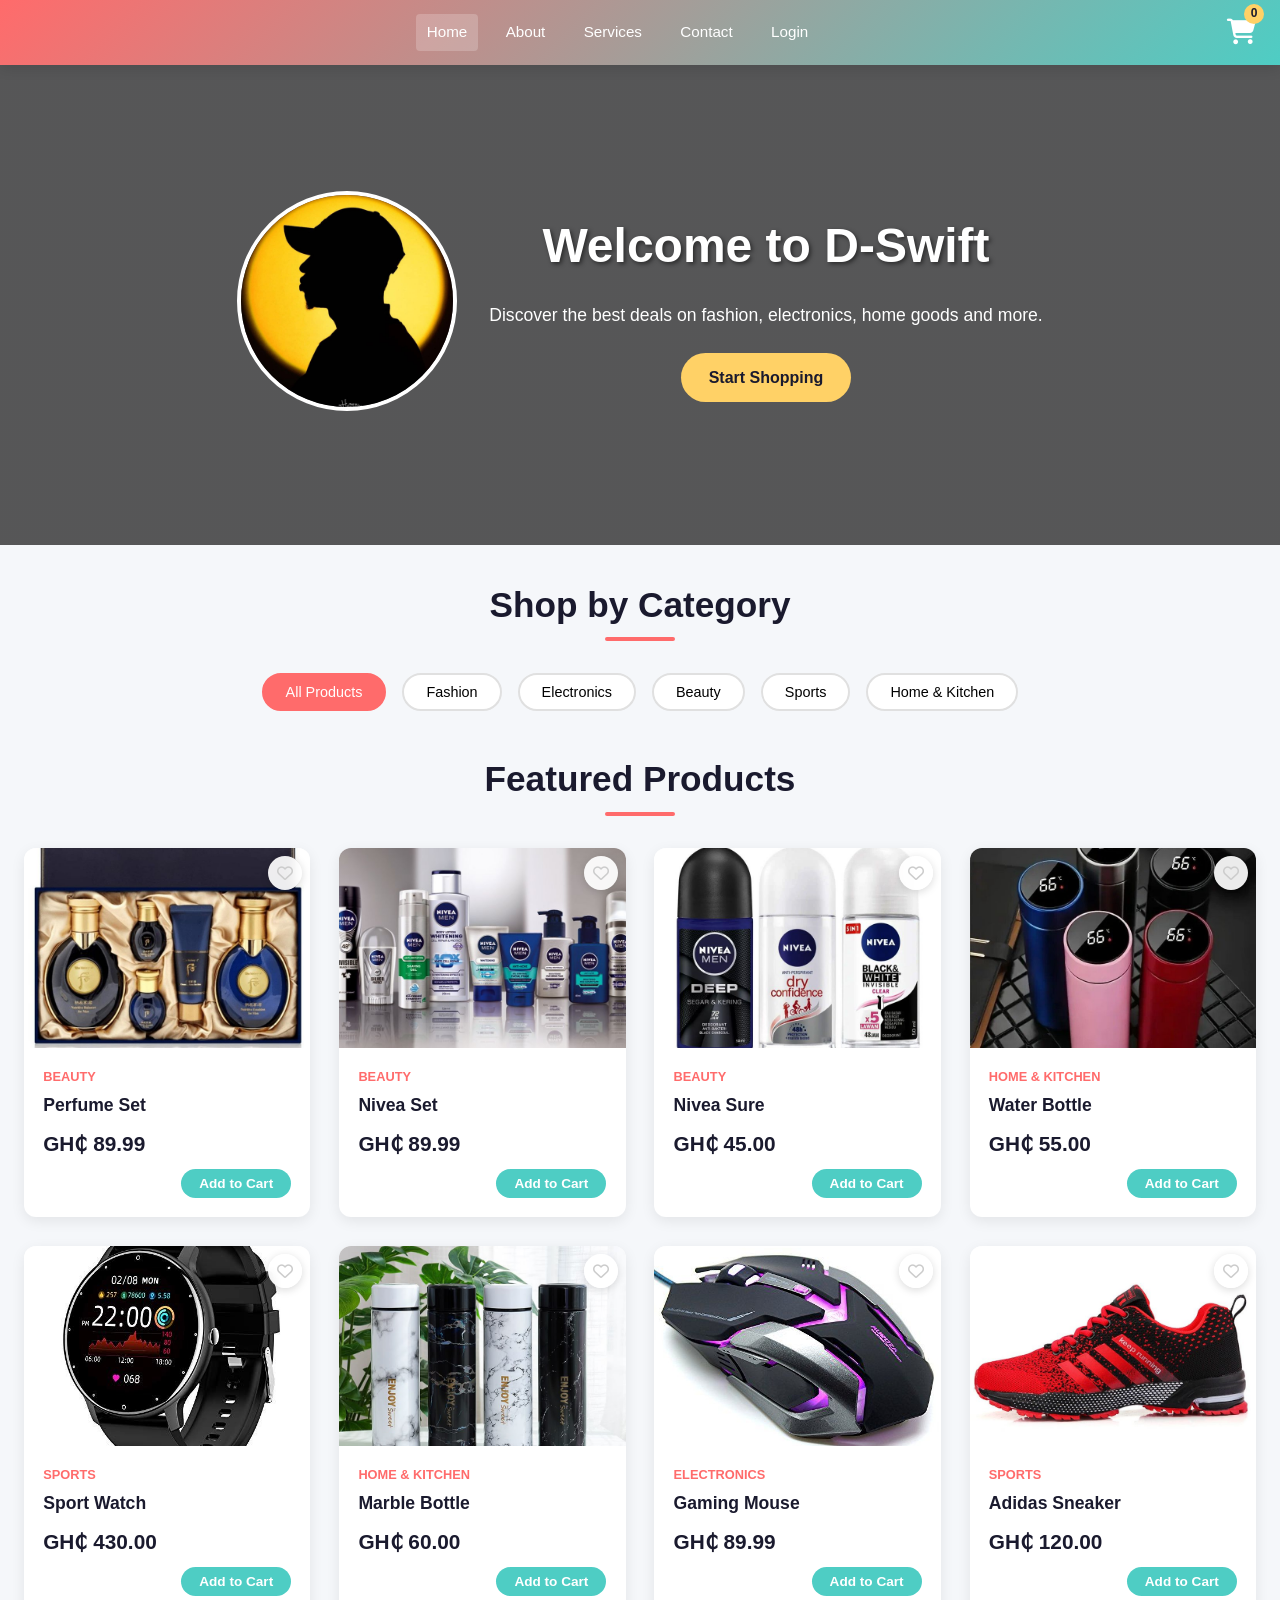
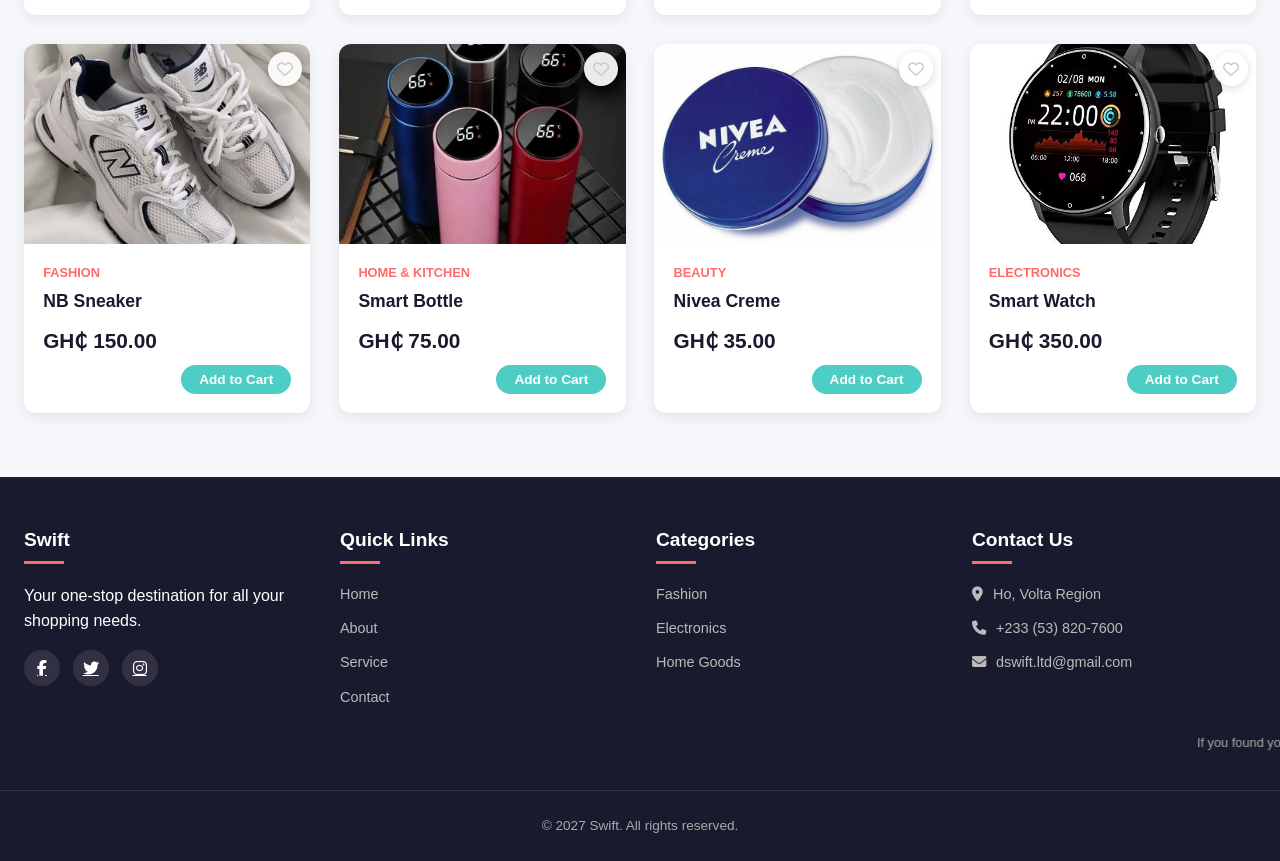
<file: index.html>
<!DOCTYPE html>
<html lang="en">
<head>
    <meta charset="UTF-8">
    <meta name="viewport" content="width=device-width, initial-scale=1.0">
    <title>Swift</title>
    <link rel="stylesheet" href="kstyle.css">
    <link rel="icon" type="image" href="456.jpeg">
    <link rel="stylesheet" href="https://cdnjs.cloudflare.com/ajax/libs/font-awesome/6.4.0/css/all.min.css">
</head>
<body>

    <!-- ══════════════ DESKTOP HEADER (hidden on mobile) ══════════════ -->
    <header class="desktop-header">
        <div class="header-content">
            <nav class="nav-links">
                <a href="#" class="active">Home</a>
                <a href="about.html">About</a>
                <a href="service.html">Services</a>
                <a href="contact.html">Contact</a>
                <a href="login.html">Login</a>
            </nav>
            <div class="cart-icon" id="cartIcon">
                <i class="fas fa-shopping-cart"></i>
                <span class="cart-count">0</span>
            </div>
        </div>
    </header>

    <!-- ══════════════ MOBILE HEADER (hidden on desktop) ══════════════ -->
    <div class="mobile-header">
        <div class="mobile-search-bar">
            <i class="fas fa-search"></i>
            <input type="text" placeholder="Search on D-Swift">
        </div>
        <div class="mobile-cart-icon" id="mobileCartIcon">
            <i class="fas fa-shopping-cart"></i>
            <span class="cart-count mobile-cart-count">0</span>
        </div>
    </div>

    <!-- ══════════════ DESKTOP HERO (hidden on mobile) ══════════════ -->
    <section class="hero desktop-hero">
        <div class="home-img">
            <img src="456.jpeg" alt="Hero">
        </div>
        <div class="hero-content">
            <h1>Welcome to D-Swift</h1>
            <p>Discover the best deals on fashion, electronics, home goods and more.</p>
            <a href="#products" class="btn">Start Shopping</a>
        </div>
    </section>

    <!-- ══════════════ MOBILE BANNER SLIDER (hidden on desktop) ══════════════ -->
    <div class="mobile-banner">
        <div class="banner-slide active" style="background: linear-gradient(135deg, #ff6b6b, #ffd166);">
            <div class="banner-text">
                <p class="banner-tag">NEW ARRIVALS</p>
                <h2>Shop Fashion</h2>
                <p>Up to <strong>40% OFF</strong></p>
                <a href="#products" class="banner-btn">Shop Now</a>
            </div>
            <div class="banner-img"><i class="fas fa-tshirt"></i></div>
        </div>
        <div class="banner-slide" style="background: linear-gradient(135deg, #4ecdc4, #1a1a2e);">
            <div class="banner-text">
                <p class="banner-tag">HOT DEALS</p>
                <h2>Electronics</h2>
                <p>Best prices <strong>guaranteed</strong></p>
                <a href="#products" class="banner-btn">Shop Now</a>
            </div>
            <div class="banner-img"><i class="fas fa-laptop"></i></div>
        </div>
        <div class="banner-slide" style="background: linear-gradient(135deg, #ffd166, #ff6b6b);">
            <div class="banner-text">
                <p class="banner-tag">CLEARANCE</p>
                <h2>Home Goods</h2>
                <p>Starting from <strong>GH₵ 30</strong></p>
                <a href="#products" class="banner-btn">Shop Now</a>
            </div>
            <div class="banner-img"><i class="fas fa-couch"></i></div>
        </div>
        <div class="banner-dots">
            <span class="dot active"></span>
            <span class="dot"></span>
            <span class="dot"></span>
        </div>
    </div>

    <!-- ══════════════ MOBILE FLASH SALE BAR ══════════════ -->
    <div class="flash-bar mobile-only">
        <div class="flash-left">
            <i class="fas fa-bolt"></i>
            <span>Flash Sales</span>
            <small id="flashTimer">06h : 00m : 00s</small>
        </div>
        <a href="#products" class="see-all">See All &rsaquo;</a>
    </div>

    <!-- ══════════════ SHARED MAIN CONTENT ══════════════ -->
    <div class="container">
        <!-- Desktop category heading -->
        <h2 class="section-title desktop-only">Shop by Category</h2>

        <!-- Category buttons -->
        <div class="categories">
            <button class="category-btn active" data-cat="all">All Products</button>
            <button class="category-btn" data-cat="Fashion">Fashion</button>
            <button class="category-btn" data-cat="Electronics">Electronics</button>
            <button class="category-btn" data-cat="Beauty">Beauty</button>
            <button class="category-btn" data-cat="Sports">Sports</button>
            <button class="category-btn" data-cat="Home & Kitchen">Home & Kitchen</button>
        </div>

        <h2 class="section-title desktop-only" id="products">Featured Products</h2>
        <h2 class="section-title mobile-only" id="products" style="font-size:1rem; margin:0.5rem 0 0.8rem; text-align:left;">Featured Products</h2>

        <div class="products-grid" id="productsGrid"></div>
    </div>

    <!-- ══════════════ SHOPPING CART PANEL ══════════════ -->
    <div class="cart-container" id="cartContainer">
        <div class="cart-header">
            <h2>Your Cart</h2>
            <button class="close-cart" id="closeCart"><i class="fas fa-times"></i></button>
        </div>
        <div class="cart-items" id="cartItems">
            <div class="cart-empty">
                <i class="fas fa-shopping-cart"></i>
                <p>Your cart is empty</p>
            </div>
        </div>
        <div class="cart-footer">
            <div class="cart-total">
                <span>Total:</span>
                <span id="cartTotal">GH₵ 0.00</span>
            </div>
            <button class="checkout-btn">Proceed to Checkout</button>
        </div>
    </div>
    <div class="overlay" id="overlay"></div>

    <!-- ══════════════ DESKTOP FOOTER (hidden on mobile) ══════════════ -->
    <footer class="desktop-footer">
        <div class="footer-content">
            <div class="footer-column">
                <h3>Swift</h3>
                <p>Your one-stop destination for all your shopping needs.</p>
                <div class="social-links">
                    <a href="#"><i class="fab fa-facebook-f"></i></a>
                    <a href="#"><i class="fab fa-twitter"></i></a>
                    <a href="#"><i class="fab fa-instagram"></i></a>
                </div>
            </div>
            <div class="footer-column">
                <h3>Quick Links</h3>
                <ul class="footer-links">
                    <li><a href="index.html">Home</a></li>
                    <li><a href="about.html">About</a></li>
                    <li><a href="service.html">Service</a></li>
                    <li><a href="contact.html">Contact</a></li>
                </ul>
            </div>
            <div class="footer-column">
                <h3>Categories</h3>
                <ul class="footer-links">
                    <li><a href="#">Fashion</a></li>
                    <li><a href="#">Electronics</a></li>
                    <li><a href="#">Home Goods</a></li>
                </ul>
            </div>
            <div class="footer-column">
                <h3>Contact Us</h3>
                <ul class="footer-links">
                    <li><i class="fas fa-map-marker-alt"></i> Ho, Volta Region</li>
                    <li><i class="fas fa-phone"></i> +233 (53) 820-7600</li>
                    <li><i class="fas fa-envelope"></i> dswift.ltd@gmail.com</li>
                </ul>
            </div>
        </div>
        <marquee>If you found yourself on this website, it is not a mistake. You are here because you either want to buy or sell. My name is D-swift and I am here to make your shopping easier. Call Us On +233 53-820-7600. Thank You. Nice Shopping.</marquee>
        <div class="copyright"><p>&copy; 2027 Swift. All rights reserved.</p></div>
    </footer>

    <!-- ══════════════ MOBILE BOTTOM NAV (hidden on desktop) ══════════════ -->
    <nav class="mobile-bottom-nav">
        <a href="index.html" class="mob-nav-item active">
            <i class="fas fa-home"></i>
            <span class="nav-label">Home</span>
        </a>
        <a href="service.html" class="mob-nav-item">
            <i class="fas fa-th-large"></i>
            <span class="nav-label">Categories</span>
        </a>
        <a href="#" class="mob-nav-item" id="mobCartBtn">
            <i class="fas fa-shopping-cart"></i>
            <span class="nav-label">Cart</span>
            <span class="mob-nav-badge cart-count mobile-cart-count2">0</span>
        </a>
        <a href="#" class="mob-nav-item" id="mobWishBtn" onclick="openWishlistPanel(); return false;">
            <i class="fas fa-heart"></i>
            <span class="nav-label">Wishlist</span>
            <span class="mob-nav-badge" id="wishlistBadge" style="display:none;">0</span>
        </a>
        <a href="profile.html" class="mob-nav-item">
            <i class="fas fa-user"></i>
            <span class="nav-label">Account</span>
        </a>
    </nav>

    
    <!-- ══════════════ WISHLIST PANEL ══════════════ -->
    <div class="wishlist-panel" id="wishlistPanel">
        <div class="wishlist-header">
            <h2><i class="fas fa-heart"></i> My Wishlist</h2>
            <button class="close-wishlist" id="closeWishlist"><i class="fas fa-times"></i></button>
        </div>
        <div class="wishlist-items" id="wishlistItemsList">
            <div class="cart-empty">
                <i class="fas fa-heart"></i>
                <p>Your wishlist is empty</p>
            </div>
        </div>
    </div>
    <div class="wishlist-overlay" id="wishlistOverlay"></div>

    <script src="kscript.js"></script>
</body>
</html>
<script>
(function(){
    const loggedIn = localStorage.getItem("swiftLoggedIn") === "true";
    const user = JSON.parse(localStorage.getItem("swiftUser") || "null");
    const loginLink = document.querySelector('.nav-links a[href="login.html"]');
    if (loginLink && loggedIn && user) {
        loginLink.href = "profile.html";
        loginLink.textContent = user.name.split(" ")[0];
    }
    // Mobile account tab always goes to profile
    const mobAccount = document.querySelector('.mobile-bottom-nav a[href="login.html"], .mobile-bottom-nav a[href="profile.html"]');
    if (mobAccount) mobAccount.href = "profile.html";
})();
</script>
</file>
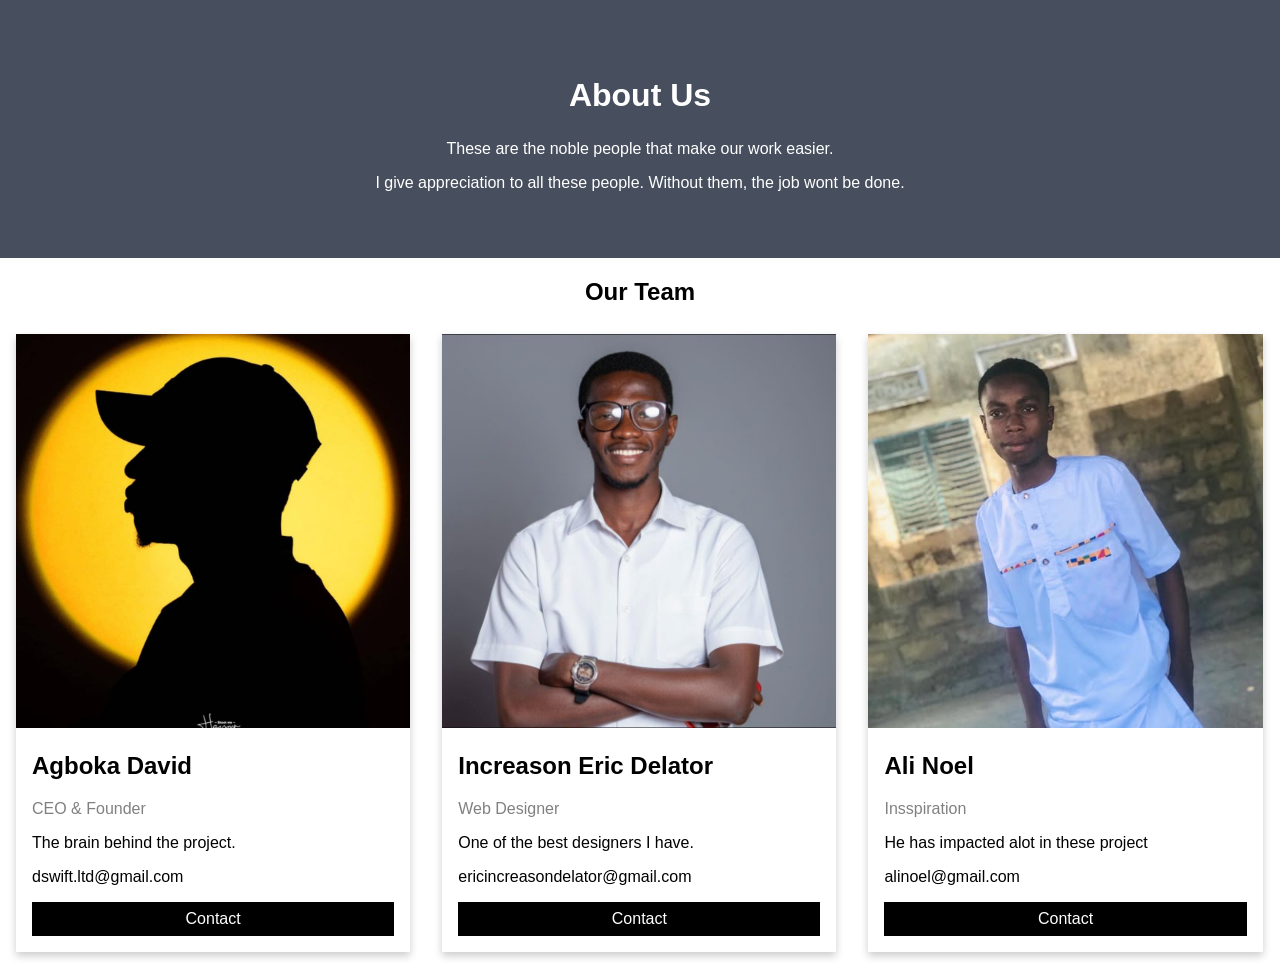
<file: about.html>
<!DOCTYPE html>
<html lang="en">
  <head>
    <meta name="viewport" content="width=device-width, initial-scale=1.0" />
    <title>Responsive Services Section</title>
    <!-- Font Awesome CDN-->
    <link
      rel="stylesheet"
      href="https://cdnjs.cloudflare.com/ajax/libs/font-awesome/6.0.0-beta3/css/all.min.css"
    />
    <!-- Google Font -->
    <link
      href="https://fonts.googleapis.com/css2?family=Poppins:wght@400;500;600&display=swap"
      rel="stylesheet"
    />
    <!-- Stylesheet -->
    <link rel="stylesheet" href="about.css" />
  </head>
  <body>
    <section>
      <div class="about-section">
  <h1>About Us</h1>
  <p>These are the noble people that make our work easier.</p>
  <p>I give appreciation to all these people. Without them, the job wont be done.</p>
</div>

<h2 style="text-align:center">Our Team</h2>
<div class="row">
  <div class="column">
    <div class="card">
      <img src="456.jpeg" alt="David" style="width:100%">
      <div class="container">
        <h2>Agboka David</h2>
        <p class="title">CEO & Founder</p>
        <p>The brain behind the project.</p>
        <p>dswift.ltd@gmail.com</p>
        <p><button class="button">Contact</button></p>
      </div>
    </div>
  </div>

  <div class="column">
    <div class="card">
      <img src="789.jpg" alt="Mike" style="width:100%">
      <div class="container">
        <h2>Increason Eric Delator</h2>
        <p class="title">Web Designer</p>
        <p>One of the best designers I have.</p>
        <p>ericincreasondelator@gmail.com</p>
        <p><button class="button">Contact</button></p>
      </div>
    </div>
  </div>

  <div class="column">
    <div class="card">
      <img src="123.jpg" alt="John" style="width:100%">
      <div class="container">
        <h2>Ali Noel</h2>
        <p class="title">Insspiration</p>
        <p>He has impacted alot in these project</p>
        <p>alinoel@gmail.com</p>
        <p><button class="button">Contact</button></p>
      </div>
    </div>
  </div>
</div>
    </section>
  </body>
</html>
</file>
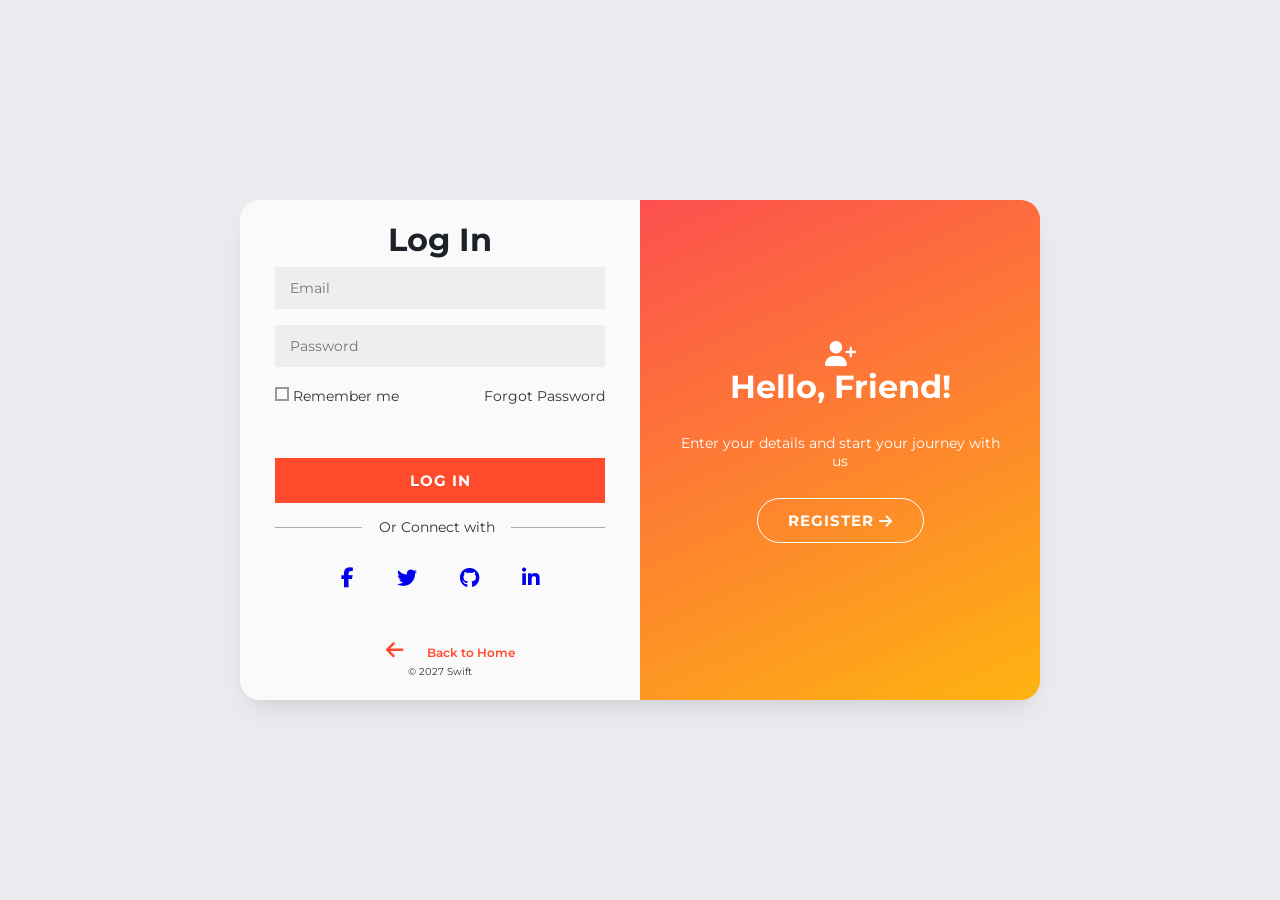
<file: login.html>
<!doctype html>
<html lang="en">
<head>
    <meta charset="UTF-8"/>
    <meta name="viewport" content="width=device-width, initial-scale=1.0"/>
    <title>Swift — Login & Sign Up</title>
    <link rel="stylesheet" href="loginstyle.css"/>
    <link rel="stylesheet" href="https://cdnjs.cloudflare.com/ajax/libs/font-awesome/6.4.0/css/all.min.css"/>
    <style>
        /* Role selector */
        .role-selector {
            display: flex; gap: 12px; margin: 14px 0;
        }
        .role-btn {
            flex: 1; padding: 12px 8px;
            border: 2px solid #e0e0e0;
            border-radius: 12px; background: #f8f8f8;
            cursor: pointer; text-align: center;
            transition: all 0.2s; font-family: inherit;
            font-size: 1.3rem; color: #555;
            display: flex; flex-direction: column;
            align-items: center; gap: 6px;
            text-transform: none; letter-spacing: 0;
            font-weight: 600; margin: 0;
        }
        .role-btn i { font-size: 1.8rem; }
        .role-btn.selected {
            border-color: #ff4b2b;
            background: #fff5f3;
            color: #ff4b2b;
        }
        .role-btn small { font-size: 1rem; font-weight: 400; color: inherit; opacity: 0.8; }
        .role-label { font-size: 1.25rem; color: #888; text-align: left; margin: 6px 0 2px; display: block; }
    </style>
</head>
<body>
<div id="container">

    <!-- LOGIN PANEL -->
    <div class="login mob-active">
        <div class="content">
            <h1>Log In</h1>
            <form onsubmit="return false;">
                <input type="email"    id="loginEmail"    placeholder="Email" autocomplete="email"/>
                <input type="password" id="loginPassword" placeholder="Password"/>
                <span class="remember">Remember me</span>
                <span class="forget">Forgot Password</span>
                <span class="clearfix"></span>
                <span id="loginError" class="error-msg"></span>
                <button id="loginBtn">Log In</button>
            </form>
            <span class="loginwith">Or Connect with</span>
            <a href="#"><i class="fa-brands fa-facebook-f"></i></a>
            <a href="#"><i class="fa-brands fa-twitter"></i></a>
            <a href="#"><i class="fa-brands fa-github"></i></a>
            <a href="#"><i class="fa-brands fa-linkedin-in"></i></a>
            <div class="mob-switch-row">Don't have an account? <span onclick="mobSwitch('register')">Sign Up</span></div>
            <div class="back-link"><a href="index.html"><i class="fas fa-arrow-left"></i> Back to Home</a></div>
            <span class="copy">&copy; 2027 Swift</span>
        </div>
    </div>

    <!-- FLIP FRONT (desktop) -->
    <div class="page front">
        <div class="content">
            <i class="fa-solid fa-user-plus userIcon"></i>
            <h1>Hello, Friend!</h1>
            <p>Enter your details and start your journey with us</p>
            <button id="register">Register <i class="fa-solid fa-arrow-right"></i></button>
        </div>
    </div>

    <!-- FLIP BACK (desktop) -->
    <div class="page back">
        <div class="content">
            <i class="fa-solid fa-right-to-bracket bracketIcon"></i>
            <h1>Welcome Back!</h1>
            <p>Login with your personal info to keep connected</p>
            <button id="login"><i class="fa-solid fa-arrow-left"></i> Log In</button>
        </div>
    </div>

    <!-- REGISTER PANEL -->
    <div class="register">
        <div class="content">
            <h1>Sign Up</h1>
            <i class="fa-brands fa-facebook-f"></i>
            <i class="fa-brands fa-twitter"></i>
            <i class="fa-brands fa-github"></i>
            <i class="fa-brands fa-linkedin-in"></i>
            <span class="loginwith">Or</span>
            <form onsubmit="return false;">
                <input type="text"     id="regName"     placeholder="Full Name *"/>
                <input type="email"    id="regEmail"    placeholder="Email *"/>
                <input type="password" id="regPassword" placeholder="Password * (min 6 chars)"/>
                <input type="tel"      id="regPhone"    placeholder="Phone (optional)"/>

                <!-- Role selector -->
                <span class="role-label">I want to join as:</span>
                <div class="role-selector">
                    <button type="button" class="role-btn selected" id="roleBuyer" onclick="selectRole('buyer')">
                        <i class="fas fa-shopping-bag"></i>
                        Buyer
                        <small>Browse & buy products</small>
                    </button>
                    <button type="button" class="role-btn" id="roleSeller" onclick="selectRole('seller')">
                        <i class="fas fa-store"></i>
                        Seller
                        <small>List & sell products</small>
                    </button>
                </div>
                <input type="hidden" id="regRole" value="buyer"/>

                <span id="regError" class="error-msg"></span>
                <button id="registerBtn">Create Account</button>
            </form>
            <div class="mob-switch-row">Already have an account? <span onclick="mobSwitch('login')">Log In</span></div>
            <div class="back-link"><a href="index.html"><i class="fas fa-arrow-left"></i> Back to Home</a></div>
        </div>
    </div>

</div>

<script src="loginscript.js"></script>
<script>
    function mobSwitch(tab) {
        document.querySelector('.login').classList.toggle('mob-active', tab === 'login');
        document.querySelector('.register').classList.toggle('mob-active', tab === 'register');
        window.scrollTo(0, 0);
    }
    function selectRole(role) {
        document.getElementById('regRole').value = role;
        document.getElementById('roleBuyer').classList.toggle('selected', role === 'buyer');
        document.getElementById('roleSeller').classList.toggle('selected', role === 'seller');
    }
</script>
</html>
</file>
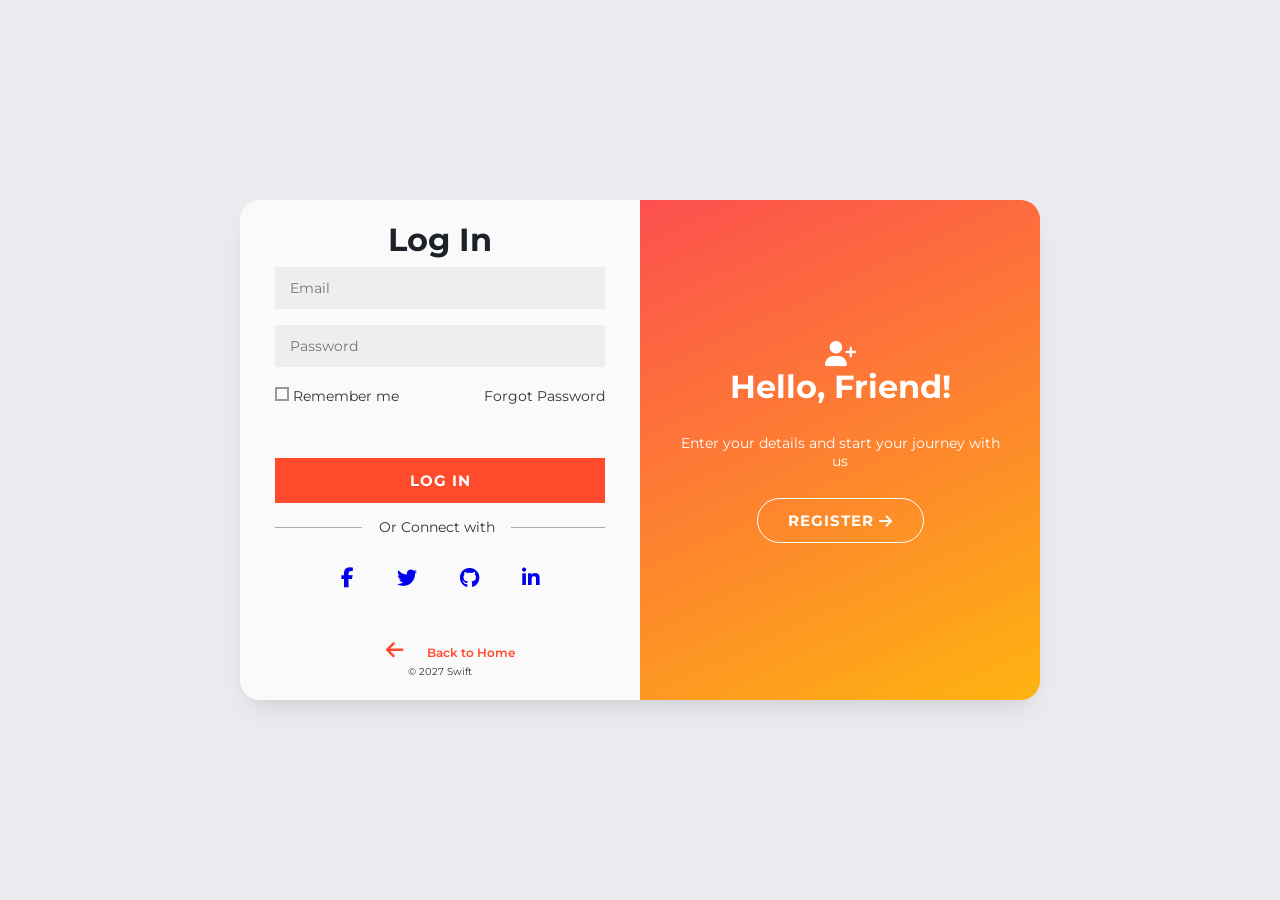
<file: seller.html>
<!DOCTYPE html>
<html lang="en">
<head>
    <meta charset="UTF-8"/>
    <meta name="viewport" content="width=device-width, initial-scale=1.0"/>
    <title>Swift — Seller Dashboard</title>
    <link rel="stylesheet" href="https://cdnjs.cloudflare.com/ajax/libs/font-awesome/6.4.0/css/all.min.css"/>
    <style>
        :root {
            --primary: #ff6b6b; --secondary: #4ecdc4;
            --dark: #1a1a2e; --accent: #ffd166;
            --green: #0ba87e; --bg: #f0f2f5;
        }
        * { margin:0; padding:0; box-sizing:border-box; font-family:'Segoe UI',sans-serif; }
        body { background:var(--bg); min-height:100vh; padding-bottom:70px; }

        /* TOP BAR */
        .top-bar { background:linear-gradient(135deg,var(--dark),#2d2d5e); color:white; padding:14px 18px; display:flex; align-items:center; justify-content:space-between; position:sticky; top:0; z-index:100; box-shadow:0 2px 10px rgba(0,0,0,0.2); }
        .top-bar-left { display:flex; align-items:center; gap:10px; }
        .top-bar-left img { height:36px; border-radius:6px; }
        .top-bar h2 { font-size:1rem; }
        .top-bar small { font-size:0.75rem; opacity:0.75; display:block; }
        .top-bar-right { display:flex; gap:12px; align-items:center; }
        .top-bar a { color:white; font-size:1.2rem; text-decoration:none; }

        /* STATS */
        .stats-grid { display:grid; grid-template-columns:repeat(2,1fr); gap:12px; padding:16px; }
        .stat-card { background:white; border-radius:14px; padding:16px; box-shadow:0 3px 12px rgba(0,0,0,0.07); display:flex; flex-direction:column; gap:6px; }
        .stat-card .stat-icon { width:40px; height:40px; border-radius:10px; display:flex; align-items:center; justify-content:center; font-size:1.1rem; margin-bottom:4px; }
        .stat-card h3 { font-size:1.4rem; color:var(--dark); }
        .stat-card p  { font-size:0.78rem; color:#888; }
        .stat-card .change { font-size:0.72rem; font-weight:600; }
        .green-bg  { background:#e8faf5; color:var(--green); }
        .red-bg    { background:#fff0f0; color:var(--primary); }
        .blue-bg   { background:#e8f0ff; color:#3a5fd9; }
        .yellow-bg { background:#fff9e6; color:#e6a817; }

        /* FEE NOTICE */
        .fee-notice { margin:0 16px 12px; background:linear-gradient(135deg,#fff9e6,#fff3cc); border:1.5px solid var(--accent); border-radius:12px; padding:12px 16px; display:flex; align-items:center; gap:10px; font-size:0.82rem; color:#7a5c00; }
        .fee-notice i { font-size:1.2rem; color:#e6a817; flex-shrink:0; }
        .fee-notice strong { color:#5a3e00; }

        /* SECTION */
        .section { background:white; border-radius:16px; margin:0 16px 14px; padding:18px; box-shadow:0 3px 12px rgba(0,0,0,0.06); }
        .section-title { font-size:1rem; font-weight:700; color:var(--dark); margin-bottom:16px; display:flex; align-items:center; justify-content:space-between; }
        .section-title i { color:var(--primary); margin-right:8px; }

        /* FORM */
        .form-group { margin-bottom:14px; }
        .form-group label { display:block; font-size:0.78rem; color:#888; margin-bottom:5px; font-weight:600; }
        .form-group input, .form-group textarea, .form-group select { width:100%; padding:11px 14px; border:1.5px solid #e0e0e0; border-radius:10px; font-size:0.9rem; outline:none; font-family:inherit; transition:border 0.2s; background:white; }
        .form-group input:focus, .form-group textarea:focus, .form-group select:focus { border-color:var(--primary); }
        .form-group textarea { resize:vertical; min-height:80px; }
        .form-row { display:grid; grid-template-columns:1fr 1fr; gap:12px; }

        /* Image upload */
        .img-upload-box { border:2px dashed #e0e0e0; border-radius:10px; padding:20px; text-align:center; cursor:pointer; transition:border 0.2s; color:#aaa; font-size:0.85rem; }
        .img-upload-box:hover { border-color:var(--primary); color:var(--primary); }
        .img-upload-box i { font-size:2rem; margin-bottom:6px; display:block; }
        .img-preview { display:none; width:100%; height:160px; object-fit:cover; border-radius:10px; margin-top:8px; }
        #productImageInput { display:none; }
        #extraImagesInput  { display:none; }

        /* Extra image previews */
        .extra-previews { display:flex; gap:8px; flex-wrap:wrap; margin-top:8px; }
        .extra-preview-wrap { position:relative; }
        .extra-preview-wrap img { width:70px; height:70px; object-fit:cover; border-radius:8px; border:2px solid #e0e0e0; }
        .extra-preview-wrap .remove-extra { position:absolute; top:-6px; right:-6px; width:20px; height:20px; background:var(--primary); color:white; border:none; border-radius:50%; font-size:0.7rem; cursor:pointer; display:flex; align-items:center; justify-content:center; }

        /* SUBMIT BTN */
        .submit-btn { width:100%; padding:13px; background:var(--primary); color:white; border:none; border-radius:10px; font-size:1rem; font-weight:700; cursor:pointer; display:flex; align-items:center; justify-content:center; gap:8px; transition:background 0.2s; font-family:inherit; }
        .submit-btn:hover { background:#e05555; }

        /* PRODUCTS LIST */
        .product-item { display:flex; gap:12px; padding:12px 0; border-bottom:1px solid #f5f5f5; align-items:center; }
        .product-item:last-child { border-bottom:none; }
        .product-item img { width:60px; height:60px; border-radius:10px; object-fit:cover; background:#f0f0f0; flex-shrink:0; }
        .product-item-info { flex:1; min-width:0; }
        .product-item-name  { font-weight:600; font-size:0.9rem; color:var(--dark); white-space:nowrap; overflow:hidden; text-overflow:ellipsis; }
        .product-item-cat   { font-size:0.75rem; color:var(--primary); margin:2px 0; }
        .product-item-price { font-size:0.9rem; font-weight:700; color:var(--dark); }
        .product-item-fee   { font-size:0.72rem; color:#e6a817; }
        .product-item-actions { display:flex; gap:8px; flex-shrink:0; }
        .icon-btn { width:32px; height:32px; border-radius:8px; border:none; cursor:pointer; display:flex; align-items:center; justify-content:center; font-size:0.85rem; transition:all 0.2s; }
        .del-btn  { background:#fff0f0; color:var(--primary); }
        .del-btn:hover { background:var(--primary); color:white; }
        .edit-btn { background:#e8f0ff; color:#3a5fd9; }
        .edit-btn:hover { background:#3a5fd9; color:white; }

        /* SALES */
        .sales-list { display:flex; flex-direction:column; gap:10px; }
        .sale-item { background:#f8f9fa; border-radius:10px; padding:12px; display:flex; justify-content:space-between; align-items:center; }
        .sale-item-left .sale-name { font-size:0.88rem; font-weight:600; color:var(--dark); }
        .sale-item-left .sale-date { font-size:0.72rem; color:#aaa; margin-top:2px; }
        .sale-item-right { text-align:right; }
        .sale-gross { font-size:0.9rem; font-weight:700; color:var(--dark); }
        .sale-fee   { font-size:0.7rem; color:var(--primary); }
        .sale-net   { font-size:0.85rem; font-weight:700; color:var(--green); }

        /* EMPTY */
        .empty-state { text-align:center; padding:30px 20px; color:#bbb; }
        .empty-state i { font-size:2.5rem; margin-bottom:10px; display:block; }
        .empty-state p { font-size:0.88rem; }

        /* BOTTOM NAV */
        .bottom-nav { position:fixed; bottom:0; left:0; right:0; background:white; border-top:1px solid #e0e0e0; display:flex; z-index:200; box-shadow:0 -2px 10px rgba(0,0,0,0.08); }
        .nav-item { flex:1; display:flex; flex-direction:column; align-items:center; justify-content:center; padding:8px 2px; text-decoration:none; color:#666; font-size:0.65rem; gap:3px; }
        .nav-item i { font-size:1.1rem; }
        .nav-item.active { color:var(--primary); }

        /* TOAST */
        .toast { position:fixed; bottom:80px; left:50%; transform:translateX(-50%) translateY(30px); background:var(--dark); color:white; padding:10px 22px; border-radius:30px; font-size:0.82rem; z-index:9999; opacity:0; transition:all 0.3s; white-space:nowrap; }
        .toast.show { opacity:1; transform:translateX(-50%) translateY(0); }

        /* TABS */
        .dash-tabs { display:flex; background:white; border-bottom:2px solid #f0f0f0; position:sticky; top:64px; z-index:90; }
        .dash-tab { flex:1; padding:12px 0; text-align:center; font-size:0.82rem; font-weight:600; color:#aaa; cursor:pointer; border-bottom:3px solid transparent; transition:all 0.2s; }
        .dash-tab.active { color:var(--primary); border-bottom-color:var(--primary); }
        .tab-panel { display:none; }
        .tab-panel.active { display:block; }

        /* ── EDIT MODAL ── */
        #editModal {
            display:none; position:fixed; inset:0; z-index:3000;
            align-items:flex-end; justify-content:center;
        }
        #editModal.open { display:flex; }
        .edit-backdrop { position:absolute; inset:0; background:rgba(0,0,0,0.55); }
        .edit-sheet {
            position:relative; background:white; width:100%; max-width:520px;
            max-height:90vh; border-radius:24px 24px 0 0;
            overflow-y:auto; z-index:1;
            animation: sheetUp 0.3s cubic-bezier(.32,1,.23,1);
        }
        @keyframes sheetUp { from{transform:translateY(100%)} to{transform:translateY(0)} }
        .edit-sheet-header { padding:18px 18px 0; display:flex; align-items:center; justify-content:space-between; margin-bottom:14px; }
        .edit-sheet-header h3 { font-size:1.1rem; color:var(--dark); }
        .edit-close-btn { width:32px; height:32px; border-radius:50%; background:#f0f0f0; border:none; cursor:pointer; display:flex; align-items:center; justify-content:center; font-size:1rem; }
        .edit-sheet-body { padding:0 18px 24px; display:flex; flex-direction:column; gap:14px; }

        /* Extra images edit row */
        .edit-extra-row { display:flex; gap:8px; flex-wrap:wrap; margin-top:6px; }
        .edit-extra-wrap { position:relative; }
        .edit-extra-wrap img { width:65px; height:65px; object-fit:cover; border-radius:8px; border:2px solid #e0e0e0; }
        .edit-extra-wrap .rm-edit-extra { position:absolute; top:-5px; right:-5px; width:18px; height:18px; background:var(--primary); color:white; border:none; border-radius:50%; font-size:0.65rem; cursor:pointer; display:flex; align-items:center; justify-content:center; }

        .edit-save-btn { width:100%; padding:13px; background:var(--green); color:white; border:none; border-radius:10px; font-size:1rem; font-weight:700; cursor:pointer; font-family:inherit; transition:background 0.2s; }
        .edit-save-btn:hover { background:#099068; }

        @media (min-width:601px) {
            body { max-width:600px; margin:0 auto; }
            .stats-grid { grid-template-columns:repeat(4,1fr); }
            #editModal { align-items:center; }
            .edit-sheet { border-radius:20px; max-height:88vh; }
        }
    </style>
</head>
<body>

<!-- TOP BAR -->
<div class="top-bar">
    <div class="top-bar-left">
        <img src="789.png" alt="Swift" onerror="this.style.display='none'">
        <div><h2 id="sellerStoreName">My Store</h2><small>Seller Dashboard</small></div>
    </div>
    <div class="top-bar-right">
        <a href="index.html" title="View Store"><i class="fas fa-store"></i></a>
        <a href="profile.html" title="Profile"><i class="fas fa-user-circle"></i></a>
    </div>
</div>

<!-- DASH TABS -->
<div class="dash-tabs">
    <div class="dash-tab active" onclick="switchTab('overview')"><i class="fas fa-chart-pie"></i> Overview</div>
    <div class="dash-tab" onclick="switchTab('addproduct')"><i class="fas fa-plus"></i> Add Product</div>
    <div class="dash-tab" onclick="switchTab('myproducts')"><i class="fas fa-box"></i> My Products</div>
    <div class="dash-tab" onclick="switchTab('sales')"><i class="fas fa-receipt"></i> Sales</div>
</div>

<!-- ══ OVERVIEW TAB ══ -->
<div class="tab-panel active" id="tab-overview">
    <div class="stats-grid">
        <div class="stat-card"><div class="stat-icon green-bg"><i class="fas fa-coins"></i></div><h3 id="statEarnings">GH₵ 0</h3><p>Net Earnings</p><span class="change" style="color:var(--green)">After 5% Swift fee</span></div>
        <div class="stat-card"><div class="stat-icon blue-bg"><i class="fas fa-shopping-cart"></i></div><h3 id="statSales">0</h3><p>Total Sales</p></div>
        <div class="stat-card"><div class="stat-icon red-bg"><i class="fas fa-box"></i></div><h3 id="statProducts">0</h3><p>Products Listed</p></div>
        <div class="stat-card"><div class="stat-icon yellow-bg"><i class="fas fa-percentage"></i></div><h3 id="statFee">GH₵ 0</h3><p>Swift Fee Paid</p><span class="change" style="color:#e6a817">5% per sale</span></div>
    </div>
    <div class="fee-notice"><i class="fas fa-info-circle"></i><div>D-Swift charges a <strong>5% fee</strong> on every sale. Your earnings shown are already after the fee has been deducted.</div></div>
    <div class="section">
        <div class="section-title"><span><i class="fas fa-receipt"></i> Recent Sales</span></div>
        <div class="sales-list" id="recentSalesList"><div class="empty-state"><i class="fas fa-receipt"></i><p>No sales yet. Start by adding products!</p></div></div>
    </div>
</div>

<!-- ══ ADD PRODUCT TAB ══ -->
<div class="tab-panel" id="tab-addproduct">
    <div class="section" style="margin-top:16px;">
        <div class="section-title"><span><i class="fas fa-plus-circle"></i> List a New Product</span></div>

        <div class="form-group"><label>Product Name *</label><input type="text" id="prodName" placeholder="e.g. Nivea Body Lotion"/></div>
        <div class="form-row">
            <div class="form-group"><label>Price (GH₵) *</label><input type="number" id="prodPrice" placeholder="0.00" min="0" step="0.01"/></div>
            <div class="form-group"><label>Category *</label>
                <select id="prodCategory">
                    <option value="">Select...</option>
                    <option>Beauty</option><option>Fashion</option><option>Electronics</option>
                    <option>Sports</option><option>Home & Kitchen</option><option>Health</option><option>Other</option>
                </select>
            </div>
        </div>
        <div class="form-group"><label>Description</label><textarea id="prodDesc" placeholder="Describe your product — materials, size, colour, condition, what's included…"></textarea></div>
        <div class="form-group"><label>Stock Quantity</label><input type="number" id="prodStock" placeholder="e.g. 10" min="1" value="1"/></div>

        <!-- Main image -->
        <div class="form-group">
            <label>Main Product Image</label>
            <div class="img-upload-box" onclick="document.getElementById('productImageInput').click()">
                <i class="fas fa-camera"></i>Tap to upload main photo
            </div>
            <input type="file" id="productImageInput" accept="image/*"/>
            <img id="imgPreview" class="img-preview"/>
        </div>

        <!-- Extra images -->
        <div class="form-group">
            <label>Extra Images <span style="font-weight:400;color:#bbb">(optional — up to 5 more photos)</span></label>
            <div class="img-upload-box" onclick="document.getElementById('extraImagesInput').click()">
                <i class="fas fa-images"></i>Tap to add more photos
            </div>
            <input type="file" id="extraImagesInput" accept="image/*" multiple/>
            <div class="extra-previews" id="extraPreviews"></div>
        </div>

        <div class="fee-notice" style="margin:0 0 16px;">
            <i class="fas fa-calculator"></i>
            <div id="feePreview">Enter a price to see your earnings after the 5% Swift fee.</div>
        </div>
        <span id="prodError" style="color:#ff4b2b;font-size:0.85rem;display:block;margin-bottom:10px;min-height:1.2em;"></span>
        <button class="submit-btn" onclick="addProduct()"><i class="fas fa-upload"></i> Post Product for Sale</button>
    </div>
</div>

<!-- ══ MY PRODUCTS TAB ══ -->
<div class="tab-panel" id="tab-myproducts">
    <div class="section" style="margin-top:16px;">
        <div class="section-title"><span><i class="fas fa-boxes"></i> My Listed Products</span></div>
        <div id="myProductsList"><div class="empty-state"><i class="fas fa-box-open"></i><p>You haven't listed any products yet.</p></div></div>
    </div>
</div>

<!-- ══ SALES TAB ══ -->
<div class="tab-panel" id="tab-sales">
    <div class="section" style="margin-top:16px;">
        <div class="section-title"><span><i class="fas fa-chart-line"></i> Sales History</span></div>
        <div class="sales-list" id="fullSalesList"><div class="empty-state"><i class="fas fa-receipt"></i><p>No sales recorded yet.</p></div></div>
    </div>
</div>

<!-- BOTTOM NAV -->
<nav class="bottom-nav">
    <a href="index.html" class="nav-item"><i class="fas fa-home"></i><span>Home</span></a>
    <a href="seller.html" class="nav-item active"><i class="fas fa-store"></i><span>Dashboard</span></a>
    <a href="profile.html" class="nav-item"><i class="fas fa-user"></i><span>Profile</span></a>
    <a href="#" class="nav-item" onclick="logout()"><i class="fas fa-sign-out-alt"></i><span>Logout</span></a>
</nav>

<!-- ══ EDIT PRODUCT MODAL ══ -->
<div id="editModal">
    <div class="edit-backdrop" onclick="closeEditModal()"></div>
    <div class="edit-sheet">
        <div class="edit-sheet-header">
            <h3><i class="fas fa-pen" style="color:var(--primary);margin-right:6px;"></i>Edit Product</h3>
            <button class="edit-close-btn" onclick="closeEditModal()"><i class="fas fa-times"></i></button>
        </div>
        <div class="edit-sheet-body">
            <input type="hidden" id="editProdId"/>
            <div class="form-group"><label>Product Name *</label><input type="text" id="editProdName" placeholder="Product name"/></div>
            <div class="form-row">
                <div class="form-group"><label>Price (GH₵) *</label><input type="number" id="editProdPrice" step="0.01" min="0"/></div>
                <div class="form-group"><label>Category *</label>
                    <select id="editProdCategory">
                        <option value="">Select...</option>
                        <option>Beauty</option><option>Fashion</option><option>Electronics</option>
                        <option>Sports</option><option>Home & Kitchen</option><option>Health</option><option>Other</option>
                    </select>
                </div>
            </div>
            <div class="form-group"><label>Description</label><textarea id="editProdDesc" placeholder="Describe your product…"></textarea></div>
            <div class="form-group"><label>Stock Quantity</label><input type="number" id="editProdStock" min="1"/></div>

            <!-- Edit main image -->
            <div class="form-group">
                <label>Main Image</label>
                <div style="display:flex;gap:10px;align-items:center;flex-wrap:wrap;">
                    <img id="editMainImgPreview" style="width:80px;height:80px;object-fit:cover;border-radius:10px;border:2px solid #e0e0e0;display:none;" alt="main"/>
                    <div class="img-upload-box" style="flex:1;min-width:120px;padding:12px;" onclick="document.getElementById('editMainImgInput').click()">
                        <i class="fas fa-camera" style="font-size:1.2rem;"></i> Change photo
                    </div>
                    <input type="file" id="editMainImgInput" accept="image/*" style="display:none;"/>
                </div>
            </div>

            <!-- Edit extra images -->
            <div class="form-group">
                <label>Extra Images</label>
                <div class="edit-extra-row" id="editExtraRow"></div>
                <div class="img-upload-box" style="margin-top:8px;" onclick="document.getElementById('editExtraInput').click()">
                    <i class="fas fa-images"></i> Add more photos
                </div>
                <input type="file" id="editExtraInput" accept="image/*" multiple style="display:none;"/>
            </div>

            <span id="editError" style="color:#ff4b2b;font-size:0.85rem;display:block;min-height:1em;"></span>
            <button class="edit-save-btn" onclick="saveEditedProduct()"><i class="fas fa-check"></i> Save Changes</button>
        </div>
    </div>
</div>

<div class="toast" id="toast"></div>

<script>
const SWIFT_FEE = 0.05;

// ── Auth check ──
const loggedIn = localStorage.getItem('swiftLoggedIn') === 'true';
const user     = JSON.parse(localStorage.getItem('swiftCurrentUser') || 'null');
if (!loggedIn || !user || user.role !== 'seller') window.location.href = 'login.html';

document.getElementById('sellerStoreName').textContent = user.storeName || user.name + "'s Store";

// ── Tab switching ──
function switchTab(name) {
    document.querySelectorAll('.dash-tab').forEach((t,i) => {
        const names = ['overview','addproduct','myproducts','sales'];
        t.classList.toggle('active', names[i] === name);
    });
    document.querySelectorAll('.tab-panel').forEach(p => p.classList.toggle('active', p.id === 'tab-' + name));
    if (name === 'myproducts') renderMyProducts();
    if (name === 'sales')      renderSales();
    if (name === 'overview')   renderOverview();
}

// ── Get/save seller data ──
function getSellerData() {
    const users = JSON.parse(localStorage.getItem('swiftUsers') || '[]');
    return users.find(u => u.id === user.id) || user;
}
function saveSellerData(data) {
    const users = JSON.parse(localStorage.getItem('swiftUsers') || '[]');
    const idx   = users.findIndex(u => u.id === user.id);
    if (idx > -1) users[idx] = data;
    localStorage.setItem('swiftUsers', JSON.stringify(users));
    localStorage.setItem('swiftCurrentUser', JSON.stringify(data));
}

// ── Main image preview ──
let _mainImgData = '';
document.getElementById('productImageInput').addEventListener('change', function(e) {
    const file = e.target.files[0]; if (!file) return;
    const reader = new FileReader();
    reader.onload = ev => {
        _mainImgData = ev.target.result;
        const preview = document.getElementById('imgPreview');
        preview.src = ev.target.result; preview.style.display = 'block';
    };
    reader.readAsDataURL(file);
});

// ── Extra images preview ──
let _extraImgData = [];
document.getElementById('extraImagesInput').addEventListener('change', function(e) {
    const files = Array.from(e.target.files).slice(0, 5 - _extraImgData.length);
    files.forEach(file => {
        const reader = new FileReader();
        reader.onload = ev => {
            _extraImgData.push(ev.target.result);
            renderExtraPreviews();
        };
        reader.readAsDataURL(file);
    });
});

function renderExtraPreviews() {
    const el = document.getElementById('extraPreviews');
    el.innerHTML = _extraImgData.map((src, i) => `
        <div class="extra-preview-wrap">
            <img src="${src}" alt="extra">
            <button class="remove-extra" onclick="removeExtraImg(${i})"><i class="fas fa-times"></i></button>
        </div>`).join('');
}
function removeExtraImg(idx) { _extraImgData.splice(idx, 1); renderExtraPreviews(); }

// ── Fee preview ──
document.getElementById('prodPrice').addEventListener('input', function() {
    const price   = parseFloat(this.value) || 0;
    const fee     = price * SWIFT_FEE;
    const earning = price - fee;
    const el      = document.getElementById('feePreview');
    if (price > 0) {
        el.innerHTML = `Price: <strong>GH₵ ${price.toFixed(2)}</strong> &nbsp;|&nbsp; Swift fee (5%): <strong>GH₵ ${fee.toFixed(2)}</strong> &nbsp;|&nbsp; <span style="color:var(--green)">You earn: <strong>GH₵ ${earning.toFixed(2)}</strong></span>`;
    } else {
        el.textContent = 'Enter a price to see your earnings after the 5% Swift fee.';
    }
});

// ── Add product ──
function addProduct() {
    const name     = document.getElementById('prodName').value.trim();
    const price    = parseFloat(document.getElementById('prodPrice').value);
    const category = document.getElementById('prodCategory').value;
    const desc     = document.getElementById('prodDesc').value.trim();
    const stock    = parseInt(document.getElementById('prodStock').value) || 1;
    const errorEl  = document.getElementById('prodError');

    if (!name || !price || !category) { errorEl.textContent = 'Please fill in Name, Price and Category.'; return; }
    errorEl.textContent = '';

    const seller  = getSellerData();
    const product = {
        id: Date.now(), sellerId: user.id, sellerName: user.name,
        name, price, category, description: desc, stock,
        image:       _mainImgData || '',
        extraImages: [..._extraImgData],
        listedDate:  new Date().toLocaleDateString(),
        sales: 0
    };

    if (!seller.products) seller.products = [];
    seller.products.push(product);

    const allProducts = JSON.parse(localStorage.getItem('swiftAllProducts') || '[]');
    allProducts.push(product);
    localStorage.setItem('swiftAllProducts', JSON.stringify(allProducts));

    saveSellerData(seller);

    // Reset form
    document.getElementById('prodName').value     = '';
    document.getElementById('prodPrice').value    = '';
    document.getElementById('prodCategory').value = '';
    document.getElementById('prodDesc').value     = '';
    document.getElementById('prodStock').value    = '1';
    document.getElementById('imgPreview').style.display = 'none';
    document.getElementById('feePreview').textContent   = 'Enter a price to see your earnings after the 5% Swift fee.';
    document.getElementById('extraPreviews').innerHTML  = '';
    _mainImgData  = '';
    _extraImgData = [];

    showToast('Product listed successfully!');
    renderOverview();
    switchTab('myproducts');
}

// ── Render my products ──
function renderMyProducts() {
    const seller   = getSellerData();
    const list     = document.getElementById('myProductsList');
    const products = seller.products || [];
    if (!products.length) {
        list.innerHTML = '<div class="empty-state"><i class="fas fa-box-open"></i><p>You haven\'t listed any products yet.</p></div>';
        return;
    }
    list.innerHTML = products.map(p => {
        const fee     = p.price * SWIFT_FEE;
        const earning = p.price - fee;
        const imgTag  = p.image
            ? `<img src="${p.image}" alt="${p.name}">`
            : `<div style="width:60px;height:60px;background:#f0f0f0;border-radius:10px;display:flex;align-items:center;justify-content:center;color:#ccc;font-size:1.5rem;flex-shrink:0;"><i class="fas fa-image"></i></div>`;
        return `
        <div class="product-item">
            ${imgTag}
            <div class="product-item-info">
                <div class="product-item-name">${p.name}</div>
                <div class="product-item-cat">${p.category}</div>
                <div class="product-item-price">GH₵ ${p.price.toFixed(2)}</div>
                <div class="product-item-fee">You earn: GH₵ ${earning.toFixed(2)} (after 5% fee)</div>
            </div>
            <div class="product-item-actions">
                <button class="icon-btn edit-btn" onclick="openEditModal(${p.id})" title="Edit"><i class="fas fa-pen"></i></button>
                <button class="icon-btn del-btn"  onclick="deleteProduct(${p.id})" title="Delete"><i class="fas fa-trash"></i></button>
            </div>
        </div>`;
    }).join('');
}

// ── Delete product ──
function deleteProduct(productId) {
    if (!confirm('Remove this product from sale?')) return;
    const seller = getSellerData();
    seller.products = (seller.products || []).filter(p => p.id !== productId);
    saveSellerData(seller);
    const all = JSON.parse(localStorage.getItem('swiftAllProducts') || '[]').filter(p => p.id !== productId);
    localStorage.setItem('swiftAllProducts', JSON.stringify(all));
    showToast('Product removed.');
    renderMyProducts(); renderOverview();
}

// ══════════════════════════════════════════════
//  EDIT PRODUCT MODAL
// ══════════════════════════════════════════════
let _editMainImg  = '';
let _editExtraImgs = [];

function openEditModal(productId) {
    const seller  = getSellerData();
    const product = (seller.products || []).find(p => p.id === productId);
    if (!product) return;

    document.getElementById('editProdId').value       = productId;
    document.getElementById('editProdName').value     = product.name;
    document.getElementById('editProdPrice').value    = product.price;
    document.getElementById('editProdCategory').value = product.category;
    document.getElementById('editProdDesc').value     = product.description || '';
    document.getElementById('editProdStock').value    = product.stock || 1;
    document.getElementById('editError').textContent  = '';

    _editMainImg   = product.image || '';
    _editExtraImgs = [...(product.extraImages || [])];

    // Main image preview
    const mainPrev = document.getElementById('editMainImgPreview');
    if (_editMainImg) { mainPrev.src = _editMainImg; mainPrev.style.display = 'block'; }
    else { mainPrev.style.display = 'none'; }

    renderEditExtraRow();
    document.getElementById('editModal').classList.add('open');
    document.body.style.overflow = 'hidden';
}

function closeEditModal() {
    document.getElementById('editModal').classList.remove('open');
    document.body.style.overflow = '';
}

// Edit main image
document.getElementById('editMainImgInput').addEventListener('change', function(e) {
    const file = e.target.files[0]; if (!file) return;
    const reader = new FileReader();
    reader.onload = ev => {
        _editMainImg = ev.target.result;
        const prev = document.getElementById('editMainImgPreview');
        prev.src = ev.target.result; prev.style.display = 'block';
    };
    reader.readAsDataURL(file);
});

// Edit extra images
document.getElementById('editExtraInput').addEventListener('change', function(e) {
    const files = Array.from(e.target.files).slice(0, 5 - _editExtraImgs.length);
    files.forEach(file => {
        const reader = new FileReader();
        reader.onload = ev => { _editExtraImgs.push(ev.target.result); renderEditExtraRow(); };
        reader.readAsDataURL(file);
    });
});

function renderEditExtraRow() {
    const el = document.getElementById('editExtraRow');
    el.innerHTML = _editExtraImgs.map((src, i) => `
        <div class="edit-extra-wrap">
            <img src="${src}" alt="extra">
            <button class="rm-edit-extra" onclick="removeEditExtra(${i})"><i class="fas fa-times"></i></button>
        </div>`).join('');
}
function removeEditExtra(idx) { _editExtraImgs.splice(idx, 1); renderEditExtraRow(); }

function saveEditedProduct() {
    const productId = parseInt(document.getElementById('editProdId').value);
    const name      = document.getElementById('editProdName').value.trim();
    const price     = parseFloat(document.getElementById('editProdPrice').value);
    const category  = document.getElementById('editProdCategory').value;
    const desc      = document.getElementById('editProdDesc').value.trim();
    const stock     = parseInt(document.getElementById('editProdStock').value) || 1;
    const errorEl   = document.getElementById('editError');

    if (!name || !price || !category) { errorEl.textContent = 'Name, Price and Category are required.'; return; }

    const seller = getSellerData();
    const idx    = (seller.products || []).findIndex(p => p.id === productId);
    if (idx === -1) { errorEl.textContent = 'Product not found.'; return; }

    // Update seller's product
    seller.products[idx] = {
        ...seller.products[idx],
        name, price, category, description: desc, stock,
        image:       _editMainImg || seller.products[idx].image,
        extraImages: [..._editExtraImgs]
    };
    saveSellerData(seller);

    // Update global products list
    const allProducts = JSON.parse(localStorage.getItem('swiftAllProducts') || '[]');
    const gIdx        = allProducts.findIndex(p => p.id === productId);
    if (gIdx > -1) {
        allProducts[gIdx] = { ...allProducts[gIdx], name, price, category, description: desc, stock, image: _editMainImg || allProducts[gIdx].image, extraImages: [..._editExtraImgs] };
        localStorage.setItem('swiftAllProducts', JSON.stringify(allProducts));
    }

    showToast('Product updated!');
    closeEditModal();
    renderMyProducts();
    renderOverview();
}

// ── Render sales ──
function renderSales() {
    const seller = getSellerData();
    const sales  = seller.sales || [];
    const el     = document.getElementById('fullSalesList');
    if (!sales.length) { el.innerHTML = '<div class="empty-state"><i class="fas fa-receipt"></i><p>No sales recorded yet.</p></div>'; return; }
    el.innerHTML = sales.map(s => {
        const fee = s.gross * SWIFT_FEE; const net = s.gross - fee;
        return `<div class="sale-item"><div class="sale-item-left"><div class="sale-name">${s.productName}</div><div class="sale-date">${s.date} &bull; Qty: ${s.qty}</div></div><div class="sale-item-right"><div class="sale-gross">GH₵ ${s.gross.toFixed(2)}</div><div class="sale-fee">- GH₵ ${fee.toFixed(2)} fee</div><div class="sale-net">= GH₵ ${net.toFixed(2)}</div></div></div>`;
    }).join('');
}

// ── Render overview ──
function renderOverview() {
    const seller   = getSellerData();
    const sales    = seller.sales || [];
    const products = seller.products || [];
    const totalGross    = sales.reduce((s, i) => s + i.gross, 0);
    const totalFee      = totalGross * SWIFT_FEE;
    const totalEarnings = totalGross - totalFee;
    document.getElementById('statEarnings').textContent = 'GH₵ ' + totalEarnings.toFixed(2);
    document.getElementById('statSales').textContent    = sales.length;
    document.getElementById('statProducts').textContent = products.length;
    document.getElementById('statFee').textContent      = 'GH₵ ' + totalFee.toFixed(2);

    const recent = [...sales].reverse().slice(0, 3);
    const el     = document.getElementById('recentSalesList');
    if (!recent.length) { el.innerHTML = '<div class="empty-state"><i class="fas fa-receipt"></i><p>No sales yet. Start by adding products!</p></div>'; return; }
    el.innerHTML = recent.map(s => {
        const net = s.gross - (s.gross * SWIFT_FEE);
        return `<div class="sale-item"><div class="sale-item-left"><div class="sale-name">${s.productName}</div><div class="sale-date">${s.date}</div></div><div class="sale-item-right"><div class="sale-net">GH₵ ${net.toFixed(2)}</div><div class="sale-fee">after fee</div></div></div>`;
    }).join('');
}

function logout() { if (confirm('Log out?')) { localStorage.removeItem('swiftLoggedIn'); window.location.href = 'login.html'; } }

function showToast(msg) {
    const t = document.getElementById('toast');
    t.textContent = msg; t.classList.add('show');
    setTimeout(() => t.classList.remove('show'), 2500);
}

renderOverview();
</script>
</body>
</html>
</file>
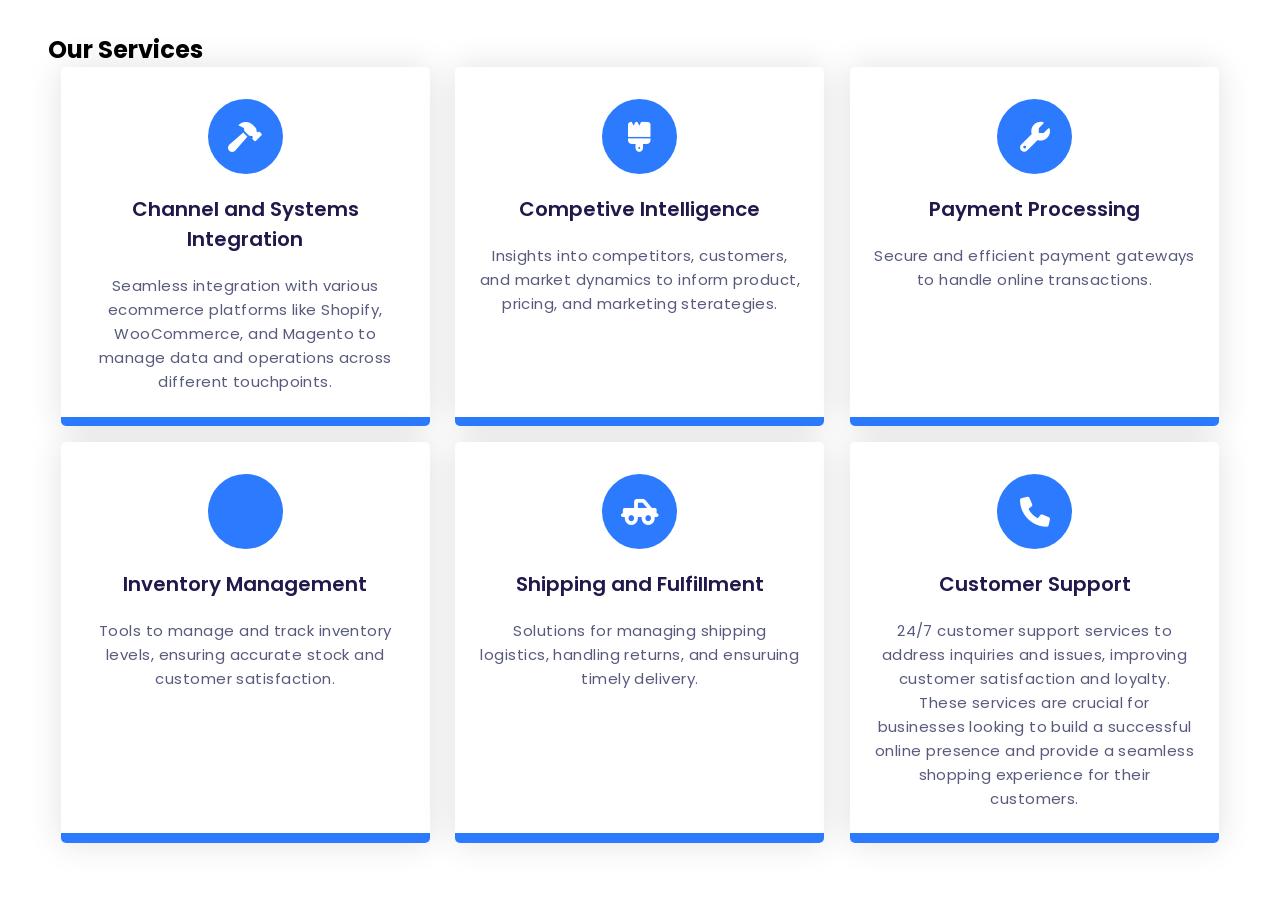
<file: service.html>
<!DOCTYPE html>
<html lang="en">
  <head>
    <meta name="viewport" content="width=device-width, initial-scale=1.0" />
    <title>Responsive Services Section</title>
    <!-- Font Awesome CDN-->
    <link
      rel="stylesheet"
      href="https://cdnjs.cloudflare.com/ajax/libs/font-awesome/6.0.0-beta3/css/all.min.css"
    />
    <!-- Google Font -->
    <link
      href="https://fonts.googleapis.com/css2?family=Poppins:wght@400;500;600&display=swap"
      rel="stylesheet"
    />
    <!-- Stylesheet -->
    <link rel="stylesheet" href="service.css" />
  </head>
  <body>
    <section>
      <div class="row">
        <h2 class="section-heading">Our Services</h2>
      </div>
      <div class="row">
        <div class="column">
          <div class="card">
            <div class="icon-wrapper">
              <i class="fas fa-hammer"></i>
            </div>
            <h3>Channel and Systems Integration</h3>
            <p>
		Seamless integration with various ecommerce platforms like Shopify, WooCommerce, and Magento to manage data and operations across different touchpoints.
            </p>
          </div>
        </div>
        <div class="column">
          <div class="card">
            <div class="icon-wrapper">
              <i class="fas fa-brush"></i>
            </div>
            <h3>Competive Intelligence</h3>
            <p>
		Insights into competitors, customers, and market dynamics to inform product, pricing, and marketing sterategies.
            </p>
          </div>
        </div>
        <div class="column">
          <div class="card">
            <div class="icon-wrapper">
              <i class="fas fa-wrench"></i>
            </div>
            <h3>Payment Processing</h3>
            <p>
		Secure and efficient payment gateways to handle online transactions.
            </p>
          </div>
        </div>
        <div class="column">
          <div class="card">
            <div class="icon-wrapper">
              <i class="fas fa-clipboard2-data-fill"></i>
            </div>
            <h3>Inventory Management</h3>
            <p>
		Tools to manage and track inventory levels, ensuring accurate stock and customer satisfaction.
            </p>
          </div>
        </div>
        <div class="column">
          <div class="card">
            <div class="icon-wrapper">
              <i class="fas fa-truck-pickup"></i>
            </div>
            <h3>Shipping and Fulfillment</h3>
            <p>
		Solutions for managing shipping logistics, handling returns, and ensuruing timely delivery.
            </p>
          </div>
        </div>
        <div class="column">
          <div class="card">
            <div class="icon-wrapper">
              <i class="fas fa-phone"></i>
            </div>
            <h3>Customer Support</h3>
            <p>
		24/7 customer support services to address inquiries and issues, improving customer satisfaction and loyalty. These services are crucial for businesses looking to build a successful online presence and provide a seamless shopping experience for their customers.
            </p>
          </div>
        </div>
      </div>
    </section>
  </body>
</html>
</file>
<file: kstyle.css>
* { margin:0; padding:0; box-sizing:border-box; font-family:'Segoe UI',Tahoma,Geneva,Verdana,sans-serif; }
:root {
    --primary: #ff6b6b;
    --secondary: #4ecdc4;
    --dark: #1a1a2e;
    --accent: #ffd166;
}
body { background:#f5f7fa; color:#333; line-height:1.6; }

/* ══ SHOW/HIDE HELPERS ══ */
.mobile-only  { display: none; }
.desktop-only { display: block; }

/* ══════════════════════════════════════
   DESKTOP STYLES  (>= 601px)
══════════════════════════════════════ */
.desktop-header {
    position: sticky; top:0; z-index:100;
    background: linear-gradient(135deg, var(--primary), var(--secondary));
    color:white;
    box-shadow: 0 4px 12px rgba(0,0,0,0.1);
    padding: 0 1.5rem;
}
.header-content {
    display:flex; align-items:center; justify-content:space-between;
    gap:1rem; min-height:65px; max-width:1400px; margin:0 auto;
}
.logo img { height:60px; width:120px; object-fit:contain; }
.nav-links { display:flex; gap:1rem; flex:1; justify-content:center; }
.nav-links a {
    color:white; text-decoration:none; font-weight:500; font-size:0.95rem;
    padding:0.4rem 0.7rem; border-radius:4px; transition:background 0.3s;
}
.nav-links a:hover, .nav-links a.active { background:rgba(255,255,255,0.2); }
.cart-icon {
    position:relative; cursor:pointer; font-size:1.6rem; color:white;
}
.cart-count {
    position:absolute; top:-8px; right:-8px;
    background:var(--accent); color:var(--dark);
    border-radius:50%; width:20px; height:20px;
    display:flex; align-items:center; justify-content:center;
    font-size:0.75rem; font-weight:bold;
}

/* Desktop hero */
.desktop-hero {
    background: linear-gradient(rgba(0,0,0,0.65),rgba(0,0,0,0.65)),
                url('https://images.unsplash.com/photo-1596727147700-6a0b6a0c0d5d?auto=format&fit=crop&w=1950&q=80') center/cover;
    height:480px; display:flex; align-items:center; justify-content:center;
    text-align:center; color:white; gap:2rem; padding:2rem;
    margin-bottom:2rem;
}
.home-img img { width:220px; border-radius:50%; border:4px solid white; }
.hero-content { max-width:600px; }
.hero-content h1 { font-size:3rem; margin-bottom:1rem; text-shadow:2px 2px 4px rgba(0,0,0,0.5); }
.hero-content p  { font-size:1.1rem; margin-bottom:1.5rem; }
.btn {
    display:inline-block; background:var(--accent); color:var(--dark);
    padding:12px 28px; border-radius:30px; text-decoration:none;
    font-weight:600; font-size:1rem; transition:all 0.3s;
}
.btn:hover { transform:translateY(-3px); box-shadow:0 8px 20px rgba(0,0,0,0.15); }

/* Shared container */
.container { max-width:1400px; margin:0 auto; padding:0 1.5rem; }
.section-title {
    text-align:center; margin:2rem 0 2.5rem;
    font-size:2.2rem; color:var(--dark); position:relative;
}
.section-title::after {
    content:''; position:absolute; bottom:-8px; left:50%; transform:translateX(-50%);
    width:70px; height:4px; background:var(--primary); border-radius:2px;
}

/* Categories */
.categories {
    display:flex; justify-content:center; gap:1rem;
    margin-bottom:2.5rem; flex-wrap:wrap;
}
.category-btn {
    padding:9px 22px; background:white; border:2px solid #e0e0e0;
    border-radius:30px; cursor:pointer; font-weight:500; font-size:0.9rem;
    transition:all 0.3s;
}
.category-btn:hover, .category-btn.active {
    background:var(--primary); color:white; border-color:var(--primary);
}

/* Products grid — desktop */
.products-grid {
    display:grid;
    grid-template-columns: repeat(auto-fill, minmax(240px,1fr));
    gap:1.8rem; margin-bottom:4rem;
}
.product-card {
    background:white; border-radius:12px; overflow:hidden;
    box-shadow:0 4px 14px rgba(0,0,0,0.08); transition:transform 0.3s;
}
.product-card:hover { transform:translateY(-8px); }
.product-image { height:200px; overflow:hidden; background:#f0f0f0; }
.product-image img { width:100%; height:100%; object-fit:cover; transition:transform 0.5s; }
.product-card:hover .product-image img { transform:scale(1.08); }
.product-info { padding:1.2rem; }
.product-category { color:var(--primary); font-size:0.8rem; text-transform:uppercase; font-weight:600; margin-bottom:4px; }
.product-name  { font-size:1.1rem; color:var(--dark); margin-bottom:4px; }
.product-price { font-size:1.3rem; font-weight:700; color:var(--dark); margin:8px 0; }
.product-actions { display:flex; justify-content:flex-end; }
.add-to-cart {
    background:var(--secondary); color:white; border:none;
    padding:7px 18px; border-radius:30px; cursor:pointer;
    font-weight:600; font-size:0.85rem; transition:background 0.3s;
}
.add-to-cart:hover { background:#3dbdb4; }

/* Cart panel */
.cart-container {
    position:fixed; top:0; right:-420px; width:390px; height:100vh;
    background:white; box-shadow:-5px 0 15px rgba(0,0,0,0.12);
    z-index:1000; transition:right 0.4s ease; display:flex; flex-direction:column;
}
.cart-container.active { right:0; }
.cart-header {
    padding:1.2rem 1.5rem; background:var(--primary); color:white;
    display:flex; justify-content:space-between; align-items:center;
}
.close-cart { background:none; border:none; color:white; font-size:1.4rem; cursor:pointer; }
.cart-items  { flex:1; overflow-y:auto; padding:1.2rem 1.5rem; }
.cart-item   { display:flex; gap:1rem; padding:1rem 0; border-bottom:1px solid #eee; }
.cart-item-image { width:75px; height:75px; border-radius:8px; overflow:hidden; background:#f0f0f0; flex-shrink:0; }
.cart-item-image img { width:100%; height:100%; object-fit:cover; }
.cart-item-details { flex:1; }
.cart-item-name  { font-weight:600; margin-bottom:4px; font-size:0.95rem; }
.cart-item-price { color:var(--primary); font-weight:700; margin-bottom:6px; }
.cart-item-controls { display:flex; align-items:center; gap:0.5rem; }
.quantity-btn {
    width:28px; height:28px; border-radius:50%; border:1px solid #ddd;
    background:white; cursor:pointer; display:flex; align-items:center; justify-content:center;
}
.quantity { min-width:28px; text-align:center; }
.remove-item { color:#ff6b6b; background:none; border:none; cursor:pointer; margin-left:auto; }
.cart-footer { padding:1.2rem 1.5rem; border-top:1px solid #eee; }
.cart-total  { display:flex; justify-content:space-between; font-size:1.15rem; font-weight:700; margin-bottom:1.2rem; }
.checkout-btn {
    width:100%; padding:13px; background:var(--primary); color:white;
    border:none; border-radius:8px; font-size:1rem; font-weight:600;
    cursor:pointer; transition:background 0.3s;
}
.checkout-btn:hover { background:#ff5252; }
.cart-empty { text-align:center; padding:2rem; color:#888; }
.cart-empty i { font-size:2.5rem; margin-bottom:1rem; color:#ddd; display:block; }

.overlay {
    position:fixed; inset:0; background:rgba(0,0,0,0.5);
    z-index:999; opacity:0; visibility:hidden; transition:all 0.4s;
}
.overlay.active { opacity:1; visibility:visible; }

/* Desktop footer */
.desktop-footer {
    background:var(--dark); color:white;
    padding:3rem 0 1.5rem; margin-top:3rem;
}
.footer-content {
    display:grid; grid-template-columns:repeat(auto-fit,minmax(200px,1fr));
    gap:2rem; max-width:1400px; margin:0 auto; padding:0 1.5rem;
}
.footer-column h3 {
    font-size:1.2rem; margin-bottom:1.2rem;
    padding-bottom:0.5rem; position:relative;
}
.footer-column h3::after {
    content:''; position:absolute; bottom:0; left:0;
    width:40px; height:3px; background:var(--primary);
}
.footer-links { list-style:none; }
.footer-links li { margin-bottom:0.7rem; font-size:0.9rem; color:#bbb; }
.footer-links a { color:#bbb; text-decoration:none; transition:color 0.3s; }
.footer-links a:hover { color:var(--accent); }
.footer-links li i { margin-right:6px; }
.social-links { display:flex; gap:0.8rem; margin-top:1rem; flex-wrap:wrap; }
.social-links a {
    display:flex; align-items:center; justify-content:center;
    width:36px; height:36px; border-radius:50%;
    background:rgba(255,255,255,0.1); color:white; transition:all 0.3s;
}
.social-links a:hover { background:var(--primary); transform:translateY(-3px); }
.desktop-footer marquee { color:#aaa; font-size:0.8rem; padding:0.8rem 1.5rem; display:block; }
.copyright { text-align:center; padding-top:1.5rem; margin-top:1.5rem; border-top:1px solid rgba(255,255,255,0.1); color:#aaa; font-size:0.85rem; }

/* Hide mobile elements on desktop */
.mobile-header, .mobile-banner, .flash-bar,
.mobile-bottom-nav { display:none; }


/* ══════════════════════════════════════
   MOBILE STYLES  (<= 600px)
══════════════════════════════════════ */
@media (max-width: 600px) {
    /* swap visibility */
    .mobile-only  { display: block; }
    .desktop-only { display: none !important; }
    .desktop-header, .desktop-hero, .desktop-footer { display:none !important; }
    .mobile-header, .mobile-banner, .flash-bar, .mobile-bottom-nav { display:flex; }
    .mobile-banner { display:block; }
    .flash-bar { display:flex; }

    body { padding-bottom: 65px; background:#f0f0f0; }

    /* ── Mobile top header ── */
    .mobile-header {
        position:sticky; top:0; z-index:100;
        background:white; padding:10px 12px;
        align-items:center; gap:10px;
        box-shadow:0 2px 8px rgba(0,0,0,0.1);
    }
    .mobile-search-bar {
        flex:1; display:flex; align-items:center; gap:8px;
        background:#f2f2f2; border-radius:8px; padding:9px 12px;
    }
    .mobile-search-bar i { color:#888; font-size:0.9rem; }
    .mobile-search-bar input {
        border:none; background:transparent; outline:none;
        font-size:0.9rem; width:100%; color:#333;
    }
    .mobile-search-bar input::placeholder { color:#aaa; }
    .mobile-cart-icon {
        position:relative; font-size:1.4rem; color:var(--dark); flex-shrink:0; cursor:pointer;
    }
    .mobile-cart-count {
        position:absolute; top:-6px; right:-6px;
        background:var(--primary); color:white;
        border-radius:50%; width:17px; height:17px;
        display:flex; align-items:center; justify-content:center;
        font-size:0.65rem; font-weight:bold;
    }

    /* ── Mobile banner slider ── */
    .mobile-banner {
        position:relative; overflow:hidden; margin:0;
    }
    .banner-slide {
        display:none; padding:18px 16px;
        align-items:center; justify-content:space-between;
        min-height:150px;
        animation: fadeSlide 0.5s ease;
    }
    .banner-slide.active { display:flex; }
    @keyframes fadeSlide { from{opacity:0;transform:translateX(30px)} to{opacity:1;transform:translateX(0)} }
    .banner-text { color:white; }
    .banner-tag { font-size:0.65rem; text-transform:uppercase; background:rgba(255,255,255,0.25); display:inline-block; padding:2px 8px; border-radius:20px; margin-bottom:5px; }
    .banner-text h2 { font-size:1.3rem; margin-bottom:4px; }
    .banner-text p  { font-size:0.85rem; }
    .banner-btn {
        display:inline-block; margin-top:8px; background:white;
        color:var(--dark); padding:5px 14px; border-radius:20px;
        font-size:0.78rem; font-weight:700; text-decoration:none;
    }
    .banner-img { font-size:3.5rem; color:rgba(255,255,255,0.35); }
    .banner-dots { position:absolute; bottom:8px; left:50%; transform:translateX(-50%); display:flex; gap:5px; }
    .dot { width:7px; height:7px; border-radius:50%; background:rgba(255,255,255,0.5); cursor:pointer; transition:background 0.3s; }
    .dot.active { background:white; }

    /* ── Flash bar ── */
    .flash-bar {
        background:#c8102e; color:white;
        padding:10px 14px; align-items:center; justify-content:space-between;
        margin:0;
    }
    .flash-left { display:flex; align-items:center; gap:8px; font-size:0.85rem; font-weight:700; }
    .flash-left i { color:#ffd166; }
    .flash-left small { background:rgba(0,0,0,0.25); padding:2px 8px; border-radius:4px; font-size:0.75rem; }
    .see-all { color:white; text-decoration:none; font-size:0.85rem; font-weight:600; }

    /* ── Container on mobile ── */
    .container { padding:10px 10px 0; }

    /* ── Categories on mobile — horizontal scroll ── */
    .categories {
        display:flex; justify-content:flex-start;
        gap:8px; margin-bottom:12px;
        overflow-x:auto; flex-wrap:nowrap;
        scrollbar-width:none; padding-bottom:4px;
    }
    .categories::-webkit-scrollbar { display:none; }
    .category-btn {
        padding:6px 14px; font-size:0.78rem; white-space:nowrap;
        flex-shrink:0; border-radius:20px;
    }

    /* ── Products grid — 2 columns like Jumia ── */
    .products-grid {
        display:grid; grid-template-columns:1fr 1fr;
        gap:8px; margin-bottom:80px;
    }
    .product-card {
        border-radius:8px;
        box-shadow:0 2px 6px rgba(0,0,0,0.08);
    }
    .product-card:hover { transform:none; }
    .product-image { height:150px; }
    .product-info { padding:8px; }
    .product-category { font-size:0.65rem; }
    .product-name  { font-size:0.82rem; white-space:nowrap; overflow:hidden; text-overflow:ellipsis; }
    .product-price { font-size:0.95rem; color:var(--primary); margin:4px 0; }
    .product-actions { margin-top:4px; }
    .add-to-cart {
        width:100%; padding:6px 0; font-size:0.75rem;
        border-radius:6px; text-align:center;
    }

    /* Cart panel full width on mobile */
    .cart-container { width:100%; right:-100%; }

    /* ── Mobile bottom nav ── */
    .mobile-bottom-nav {
        position:fixed; bottom:0; left:0; right:0;
        background:white; border-top:1px solid #e0e0e0;
        display:flex; z-index:200;
        box-shadow:0 -2px 10px rgba(0,0,0,0.1);
        height:58px;
    }
    .mob-nav-item {
        flex:1; min-width:0;
        display:flex; flex-direction:column;
        align-items:center; justify-content:center;
        padding:6px 2px; text-decoration:none;
        color:#666; gap:2px;
        position:relative; text-align:center;
    }
    .mob-nav-item > i {
        font-size:1.15rem; flex-shrink:0; line-height:1;
    }
    .mob-nav-item > span.nav-label {
        font-size:0.58rem; width:100%; text-align:center;
        overflow:hidden; text-overflow:ellipsis;
        white-space:nowrap; line-height:1;
    }
    .mob-nav-item.active       { color:var(--primary); }
    .mob-nav-item.active > i   { color:var(--primary); }
    .mob-nav-badge {
        position:absolute; top:4px; left:50%;
        transform:translateX(4px);
        background:var(--primary); color:white;
        border-radius:50%; width:15px; height:15px;
        display:flex; align-items:center; justify-content:center;
        font-size:0.55rem; font-weight:bold; line-height:1;
    }
}

/* Tablet (601–900px) */
@media (min-width:601px) and (max-width:900px) {
    .products-grid { grid-template-columns:repeat(2,1fr); }
    .desktop-hero  { height:350px; }
    .hero-content h1 { font-size:2rem; }
    .footer-content { grid-template-columns:repeat(2,1fr); }
}

/* ══════════════════════════════════════
   HEART / WISHLIST BUTTON
══════════════════════════════════════ */
.heart-btn {
    position: absolute;
    top: 8px; right: 8px;
    width: 34px; height: 34px;
    border-radius: 50%;
    background: rgba(255,255,255,0.92);
    border: none;
    cursor: pointer;
    display: flex; align-items: center; justify-content: center;
    font-size: 1rem;
    color: #ccc;
    box-shadow: 0 2px 8px rgba(0,0,0,0.15);
    transition: all 0.25s;
    z-index: 10;
    backdrop-filter: blur(4px);
}
.heart-btn:hover { transform: scale(1.15); color: #ff6b6b; }
.heart-btn.active { color: #ff6b6b; background: #fff0f0; }
.heart-btn.active i { animation: heartPop 0.3s ease; }
@keyframes heartPop {
    0%   { transform: scale(1); }
    50%  { transform: scale(1.4); }
    100% { transform: scale(1); }
}

/* Mobile heart button — slightly smaller */
@media (max-width: 600px) {
    .heart-btn { width: 28px; height: 28px; font-size: 0.82rem; top: 6px; right: 6px; }
}

/* ══════════════════════════════════════
   PRODUCT DETAIL MODAL
══════════════════════════════════════ */
#productModal {
    display: none;
    position: fixed; inset: 0;
    z-index: 2500;
    align-items: flex-end;
    justify-content: center;
}
#productModal.open { display: flex; }

.pm-backdrop {
    position: absolute; inset: 0;
    background: rgba(0,0,0,0.55);
    backdrop-filter: blur(3px);
}
.pm-sheet {
    position: relative;
    background: white;
    width: 100%; max-width: 560px;
    max-height: 92vh;
    border-radius: 24px 24px 0 0;
    overflow-y: auto;
    animation: sheetUp 0.35s cubic-bezier(.32,1,.23,1);
    z-index: 1;
}
@keyframes sheetUp {
    from { transform: translateY(100%); }
    to   { transform: translateY(0); }
}

/* On desktop, center it like a dialog */
@media (min-width: 601px) {
    #productModal { align-items: center; }
    .pm-sheet {
        border-radius: 20px;
        max-height: 88vh;
        max-width: 520px;
        animation: dialogIn 0.3s ease;
    }
    @keyframes dialogIn {
        from { transform: scale(0.92); opacity: 0; }
        to   { transform: scale(1);    opacity: 1; }
    }
}

.pm-close {
    position: absolute; top: 14px; right: 14px;
    width: 34px; height: 34px; border-radius: 50%;
    background: rgba(0,0,0,0.12); border: none;
    color: #444; font-size: 1rem; cursor: pointer;
    display: flex; align-items: center; justify-content: center;
    z-index: 10; transition: background 0.2s;
}
.pm-close:hover { background: rgba(0,0,0,0.22); }

/* Gallery */
.pm-gallery {
    width: 100%; height: 280px;
    background: #f7f7f7; overflow: hidden;
    border-radius: 24px 24px 0 0;
    position: relative;
}
@media (min-width: 601px) { .pm-gallery { height: 320px; border-radius: 20px 20px 0 0; } }

.pm-main-img {
    width: 100%; height: 100%;
    object-fit: cover;
    transition: opacity 0.25s;
}
.pm-no-img {
    width: 100%; height: 100%;
    display: flex; align-items: center; justify-content: center;
    font-size: 4rem; color: #ddd;
}

/* Thumbnails */
.pm-thumbs {
    display: flex; gap: 8px; padding: 10px 16px 0;
    overflow-x: auto; scrollbar-width: none;
}
.pm-thumbs::-webkit-scrollbar { display: none; }
.pm-thumb {
    width: 58px; height: 58px; border-radius: 10px;
    object-fit: cover; cursor: pointer; flex-shrink: 0;
    border: 2.5px solid transparent;
    transition: border-color 0.2s, opacity 0.2s;
    opacity: 0.65;
}
.pm-thumb.active, .pm-thumb:hover { border-color: var(--primary); opacity: 1; }

/* Body */
.pm-body { padding: 16px 20px 28px; }
.pm-cat {
    font-size: 0.72rem; text-transform: uppercase;
    font-weight: 700; color: var(--primary); margin-bottom: 4px;
}
.pm-name {
    font-size: 1.25rem; color: var(--dark);
    font-weight: 700; margin-bottom: 6px;
}
.pm-price {
    font-size: 1.5rem; font-weight: 800;
    color: var(--primary); margin-bottom: 6px;
}
.pm-seller {
    font-size: 0.78rem; color: #888;
    margin-bottom: 14px; display: flex; align-items: center; gap: 5px;
}
.pm-desc-label {
    font-size: 0.78rem; font-weight: 700;
    color: #aaa; text-transform: uppercase;
    margin-bottom: 6px; letter-spacing: 0.5px;
}
.pm-desc {
    font-size: 0.9rem; color: #555;
    line-height: 1.65; margin-bottom: 20px;
}
.pm-actions {
    display: flex; gap: 10px;
}
.pm-wishlist-btn, .pm-cart-btn {
    flex: 1; padding: 13px 10px;
    border-radius: 12px; border: none;
    font-size: 0.92rem; font-weight: 700;
    cursor: pointer; display: flex;
    align-items: center; justify-content: center;
    gap: 7px; transition: all 0.2s; font-family: inherit;
}
.pm-wishlist-btn {
    background: #fff0f0; color: var(--primary);
    border: 2px solid #ffd6d6;
}
.pm-wishlist-btn:hover  { background: #ffe0e0; }
.pm-wishlist-btn.active { background: var(--primary); color: white; border-color: var(--primary); }
.pm-cart-btn {
    background: var(--secondary); color: white;
    flex: 2;
}
.pm-cart-btn:hover { background: #3dbdb4; }

/* ══════════════════════════════════════
   WISHLIST PANEL (slides in like cart)
══════════════════════════════════════ */
.wishlist-panel {
    position: fixed; top: 0; right: -420px;
    width: 390px; height: 100vh;
    background: white;
    box-shadow: -5px 0 15px rgba(0,0,0,0.12);
    z-index: 1001; transition: right 0.4s ease;
    display: flex; flex-direction: column;
}
.wishlist-panel.active { right: 0; }

.wishlist-header {
    padding: 1.2rem 1.5rem;
    background: var(--primary); color: white;
    display: flex; justify-content: space-between; align-items: center;
    flex-shrink: 0;
}
.wishlist-header h2 { font-size: 1.1rem; display: flex; align-items: center; gap: 8px; }
.close-wishlist {
    background: none; border: none; color: white;
    font-size: 1.4rem; cursor: pointer;
}

.wishlist-items {
    flex: 1; overflow-y: auto; padding: 1rem 1.2rem;
}

/* Each wishlist item row */
.wl-item {
    display: flex; gap: 12px; padding: 10px 0;
    border-bottom: 1px solid #f0f0f0; align-items: center;
}
.wl-item:last-child { border-bottom: none; }
.wl-item-img {
    width: 68px; height: 68px; border-radius: 10px;
    object-fit: cover; background: #f5f5f5; flex-shrink: 0;
}
.wl-item-info { flex: 1; min-width: 0; }
.wl-item-cat   { font-size: 0.68rem; color: var(--primary); text-transform: uppercase; font-weight: 700; }
.wl-item-name  { font-size: 0.9rem; font-weight: 600; color: var(--dark); white-space: nowrap; overflow: hidden; text-overflow: ellipsis; }
.wl-item-price { font-size: 0.95rem; font-weight: 700; color: var(--dark); margin-top: 2px; }

.wl-item-btns { display: flex; flex-direction: column; gap: 5px; flex-shrink: 0; }
.wl-add-cart {
    background: var(--secondary); color: white;
    border: none; border-radius: 7px; padding: 6px 10px;
    font-size: 0.72rem; font-weight: 700; cursor: pointer;
    white-space: nowrap; transition: background 0.2s;
}
.wl-add-cart:hover { background: #3dbdb4; }
.wl-remove {
    background: #fff0f0; color: var(--primary);
    border: none; border-radius: 7px; padding: 6px 10px;
    font-size: 0.72rem; font-weight: 700; cursor: pointer;
    transition: all 0.2s;
}
.wl-remove:hover { background: var(--primary); color: white; }

.wishlist-overlay {
    position: fixed; inset: 0;
    background: rgba(0,0,0,0.5);
    z-index: 1000; opacity: 0; visibility: hidden; transition: all 0.4s;
}
.wishlist-overlay.active { opacity: 1; visibility: visible; }

/* Mobile — full width */
@media (max-width: 600px) {
    .wishlist-panel { width: 100%; right: -100%; }
}
</file>
<file: about.css>
body {
    font-family: Arial, Helvetica, sans-serif;
    margin: 0;
}
html { box-sizing: border-box; }
*, *:before, *:after { box-sizing: inherit; }

.column {
    float: left;
    width: 33.3%;
    margin-bottom: 16px;
    padding: 0 8px;
}
.card {
    box-shadow: 0 4px 8px 0 rgba(0,0,0,0.2);
    margin: 8px;
}
.about-section {
    padding: clamp(20px, 5vw, 50px);
    text-align: center;
    background-color: #474e5d;
    color: white;
}
.about-section h1 { font-size: clamp(1.3rem, 4vw, 2rem); }
.about-section p { font-size: clamp(0.85rem, 2vw, 1rem); }

.container { padding: 0 16px; }
.container::after, .row::after { content: ""; clear: both; display: table; }
.title { color: grey; font-size: clamp(0.85rem, 2vw, 1rem); }

.button {
    border: none;
    outline: 0;
    display: inline-block;
    padding: 8px;
    color: white;
    background-color: #000;
    text-align: center;
    cursor: pointer;
    width: 100%;
    font-size: clamp(0.8rem, 1.5vw, 1rem);
}
.button:hover { background-color: #555; }

/* Tablet */
@media screen and (max-width: 768px) {
    .column { width: 50%; }
}
/* Mobile */
@media screen and (max-width: 500px) {
    .column { width: 100%; display: block; }
    .about-section { padding: 20px 12px; }
}
</file>
<file: loginstyle.css>
@import url("https://fonts.googleapis.com/css2?family=Montserrat:wght@400;600;700&display=swap");

*, *::before, *::after { margin:0; padding:0; box-sizing:border-box; }

html {
    font-family: "Montserrat", sans-serif;
    font-size: 62.5%;
    -webkit-font-smoothing: antialiased;
}

body {
    min-height: 100vh;
    background: #e9ebee;
    color: #1d2129;
    display: flex;
    align-items: center;
    justify-content: center;
    perspective: 1500px;
}

/* ════════════════════════════════
   SHARED SMALL BITS
════════════════════════════════ */
h1 { font-weight:700; font-size:3.2rem; text-align:center; }

form input {
    background: #eee;
    border: none;
    padding: 12px 15px;
    margin: 8px 0;
    width: 100%;
    font-size: 1.4rem;
    font-family: inherit;
    outline: none;
}
form input:focus { background: #e0e0e0; }

span {
    color: #333;
    font-size: 1.4rem;
    display: inline-block;
    margin: 12px auto;
    font-weight: 400;
}
span.remember { float:left; }
span.remember::before {
    content:""; display:inline-block;
    width:1em; height:1em;
    border:2px solid #999; vertical-align:top; margin-right:4px;
}
span.forget { float:right; cursor:pointer; }
span.clearfix { clear:both; display:table; }

span.loginwith {
    display:flex; width:100%; margin-top:1em;
    white-space:nowrap; justify-content:center; align-items:center;
}
span.loginwith::before {
    content:""; display:inline-block;
    width:42%; height:1px; background:#aaa; margin-right:5%;
}
span.loginwith::after {
    content:""; display:inline-block;
    width:45%; height:1px; background:#aaa; margin-left:5%;
}
span.copy { display:block; position:absolute; bottom:10px; left:50%; transform:translateX(-50%); font-size:1rem; white-space:nowrap; }

button {
    display:block; margin:1em auto;
    border-radius:40px;
    border:1px solid #ff4b2b;
    background:#ff4b2b; color:#fff;
    font-size:1.5rem; font-weight:700;
    padding:0.8em 2em;
    letter-spacing:1px; text-transform:uppercase;
    cursor:pointer; font-family:inherit;
    transition:transform 80ms ease-in, background 0.2s;
}
button:active { transform:scale(0.96); }
button:focus  { outline:none; }
button i { vertical-align:middle; }

.error-msg {
    color:#ff4b2b; font-size:1.2rem;
    display:block; text-align:center;
    min-height:1.8rem; margin:4px 0;
}
.back-link { text-align:center; margin-top:12px; font-size:1.2rem; }
.back-link a { color:#ff4b2b; text-decoration:none; font-weight:600; }

/* ════════════════════════════════
   DESKTOP  (>= 601px)
════════════════════════════════ */
@media (min-width: 601px) {
    #container {
        width:95%; max-width:800px;
        height:500px;
        min-height:500px;
        position:relative; border-radius:20px;
        box-shadow:0 14px 28px -10px rgba(0,0,0,0.12), 0 10px 10px -10px rgba(0,0,0,0.04);
        transform-style:preserve-3d;
        transition: min-height 0.4s ease;
    }
    #container.active {
        min-height: 640px;
        height: auto;
    }
    #container > div {
        position:absolute; width:50%; min-width:350px;
        height:100%; top:0;
        display:flex; flex-direction:column;
        align-items:center; justify-content:center;
    }
    .register { overflow-y:auto; }
    .content { width:100%; padding:2em 3.5em; text-align:center; }
    .content p { font-size:1.4rem; }

    .login    { left:0; background:#fafafa; border-radius:20px 0 0 20px; }
    .login button { border-radius:0; width:100%; }
    .login i  { margin:1em; font-size:2rem; }

    .register { right:0; z-index:1; border-radius:0 20px 20px 0; background:#fafafa; }
    .register button { border-radius:0; width:100%; }
    .register i { margin:1em; font-size:2rem; }

    .page { right:0; color:white; border-radius:0 20px 20px 0; transform-origin:left center; }
    .page button { border-color:#fff; background:transparent; }
    .page p { margin:2em auto; }

    .front { background:linear-gradient(-25deg,#ffcf00 0%,#fc4f4f 100%) no-repeat 0 0/200%; z-index:3; }
    .back  { background:linear-gradient(135deg,#fc4f4f 0%,#ffcf00 100%) no-repeat 0 0/200%; z-index:2; }
    .back .content { transform:rotateY(180deg); }

    .active .front { animation:rot-front 0.6s ease-in-out forwards; }
    .active .back  { animation:rot-back  0.6s ease-in-out forwards; }
    .close  .front { animation:close-rot-front 0.6s ease-in-out forwards; }
    .close  .back  { animation:close-rot-back  0.6s ease-in-out forwards; }

    @keyframes rot-front       { from{transform:translateZ(2px) rotateY(0)}    to{transform:translateZ(1px) rotateY(-180deg)} }
    @keyframes close-rot-front { from{transform:translateZ(1px) rotateY(-180deg)} to{transform:translateZ(2px) rotateY(0)} }
    @keyframes rot-back        { from{transform:translateZ(1px) rotateY(0)}    to{transform:translateZ(2px) rotateY(-180deg)} }
    @keyframes close-rot-back  { from{transform:translateZ(2px) rotateY(-180deg)} to{transform:translateZ(1px) rotateY(0)} }

    .active .register .content { animation:show 0.7s ease-in-out forwards; }
    .close  .register .content { animation:hide 0.7s ease-in-out forwards; }
    .active .login    .content { animation:hide 0.7s ease-in-out forwards; }
    .close  .login    .content { animation:show 0.7s ease-in-out forwards; }

    @keyframes show { from{opacity:0;transform:scale(0.8)}    to{opacity:0.99;transform:scale(0.99)} }
    @keyframes hide { from{opacity:0.99;transform:scale(0.99)} to{opacity:0;transform:scale(0.8)} }

    .userIcon    { font-size:2.5rem; }
    .bracketIcon { font-size:2.5rem; }

    /* hide mobile-only bits on desktop */
    .mob-switch-row { display:none; }
}

/* ════════════════════════════════
   MOBILE  (<= 600px)
   Clean single-column form,
   no banner, no shopping bag,
   fits the screen perfectly
════════════════════════════════ */
@media (max-width: 600px) {

    html { font-size: 56%; }

    body {
        align-items: stretch;
        justify-content: flex-start;
        perspective: none;
        min-height: 100vh;
        overflow-x: hidden;
    }

    /* Container becomes a plain full-screen block */
    #container {
        display: flex;
        flex-direction: column;
        min-height: 100vh;
        width: 100%;
        box-shadow: none;
        border-radius: 0;
        transform-style: flat;
    }

    /* All direct children hidden by default */
    #container > div {
        position: static;
        width: 100%;
        min-width: unset;
        height: auto;
        display: none;
    }

    /* ── Coloured top strip — just gradient, no icon/text ── */
    #container::before {
        content: "";
        display: block;
        height: 10px;
        background: linear-gradient(90deg, #fc4f4f, #ffcf00);
        flex-shrink: 0;
    }

    /* Show the active panel */
    .login.mob-active,
    .register.mob-active {
        display: flex !important;
        flex-direction: column;
        flex: 1;
        background: white;
        border-radius: 0;
    }

    /* Hide desktop-only flip pages */
    .page { display: none !important; }

    /* Content box */
    .content {
        width: 100%;
        padding: 3rem 2.4rem 2rem;
        text-align: center;
        display: flex;
        flex-direction: column;
        flex: 1;
    }

    h1 { font-size: 2.8rem; margin-bottom: 1.6rem; color: #1d2129; }

    form { display:flex; flex-direction:column; }

    form input {
        font-size: 1.5rem;
        padding: 1.4rem 1.6rem;
        border-radius: 10px;
        background: #f2f2f2;
        margin: 6px 0;
    }

    button {
        width: 100%;
        border-radius: 10px;
        font-size: 1.6rem;
        padding: 1.2rem 1em;
        margin: 1.4rem 0 0.6rem;
    }

    /* social icons row */
    .register > .content > i,
    .login    > .content > a {
        font-size: 2rem;
        margin: 0.5em 0.8em;
        color: #555;
    }

    span { font-size: 1.3rem; margin: 8px auto; }
    span.remember, span.forget { font-size: 1.2rem; }
    span.loginwith { margin: 1.2rem auto; }
    span.copy { position:static; margin-top:auto; padding-top:1.6rem; font-size:1rem; color:#bbb; }

    /* "Don't have an account? Sign Up" switch link */
    .mob-switch-row {
        display: block;
        font-size: 1.3rem;
        color: #888;
        margin-top: 1.2rem;
        text-align: center;
    }
    .mob-switch-row span {
        color: #ff4b2b;
        font-weight: 700;
        cursor: pointer;
        margin: 0;
        font-size: inherit;
        text-decoration: underline;
    }

    .back-link { font-size: 1.3rem; margin-top: 1rem; }
    .error-msg { font-size: 1.3rem; }
}

/* ── Register panel compact fix (desktop) ── */
@media (min-width: 601px) {
    .register .content {
        padding: 1em 2.5em;
        justify-content: flex-start;
        overflow-y: auto;
        max-height: 100%;
    }
    .register h1 { font-size: 2.4rem; margin-bottom: 0.2em; }
    .register form input {
        padding: 8px 12px;
        margin: 4px 0;
        font-size: 1.2rem;
    }
    .register #registerBtn {
        font-size: 1.3rem;
        padding: 0.65em 1.5em;
        margin: 0.5em auto;
    }
    .register span { margin: 5px auto; font-size: 1.15rem; }
    .register i { margin: 0.3em; font-size: 1.5rem; }

    /* Role selector */
    .role-selector { gap: 8px; margin: 6px 0; }
    .role-btn {
        font-size: 1.1rem !important;
        padding: 7px 5px !important;
        gap: 4px !important;
    }
    .role-btn i { font-size: 1.3rem !important; }
    .role-btn small { font-size: 0.8rem !important; }
    .role-label { font-size: 1.1rem !important; margin: 3px 0 1px !important; }
    .error-msg { font-size: 1.1rem; min-height: 1.4rem; }
}
</file>
<file: service.css>
* {
    padding: 0; margin: 0;
    box-sizing: border-box;
    font-family: "Poppins", sans-serif;
}
section {
    width: 100%;
    padding: clamp(1rem, 4vw, 3rem) clamp(0.5rem, 3vw, 3rem);
}
.row { display: flex; flex-wrap: wrap; }
.column {
    width: 100%;
    padding: 0 clamp(0.4rem, 1vw, 1em) clamp(0.6rem, 1.5vw, 1em);
    text-align: center;
}
.card {
    width: 100%; height: 100%;
    padding: clamp(1rem, 2.5vw, 2em) clamp(0.8rem, 2vw, 1.5em);
    background: linear-gradient(#ffffff 50%, #2c7bfe 50%);
    background-size: 100% 200%;
    background-position: 0 2.5%;
    border-radius: 5px;
    box-shadow: 0 0 35px rgba(0,0,0,0.12);
    cursor: pointer;
    transition: 0.5s;
}
h3 {
    font-size: clamp(14px, 2.5vw, 20px);
    font-weight: 600;
    color: #1f194c;
    margin: 1em 0;
}
p {
    color: #575a7b;
    font-size: clamp(12px, 1.8vw, 15px);
    line-height: 1.6;
    letter-spacing: 0.03em;
}
.icon-wrapper {
    background-color: #2c7bfe;
    position: relative;
    margin: auto;
    font-size: clamp(20px, 3.5vw, 30px);
    height: 2.5em; width: 2.5em;
    color: #fff;
    border-radius: 50%;
    display: grid;
    place-items: center;
    transition: 0.5s;
}
.card:hover { background-position: 0 100%; }
.card:hover .icon-wrapper { background-color: #fff; color: #2c7bfe; }
.card:hover h3 { color: #fff; }
.card:hover p { color: #f0f0f0; }

/* 2 columns on tablet */
@media screen and (min-width: 500px) {
    .column { flex: 0 50%; max-width: 50%; }
}
/* 3 columns on desktop */
@media screen and (min-width: 900px) {
    .column { flex: 0 0 33.33%; max-width: 33.33%; }
    section { padding: 2rem 3rem; }
}
</file>
